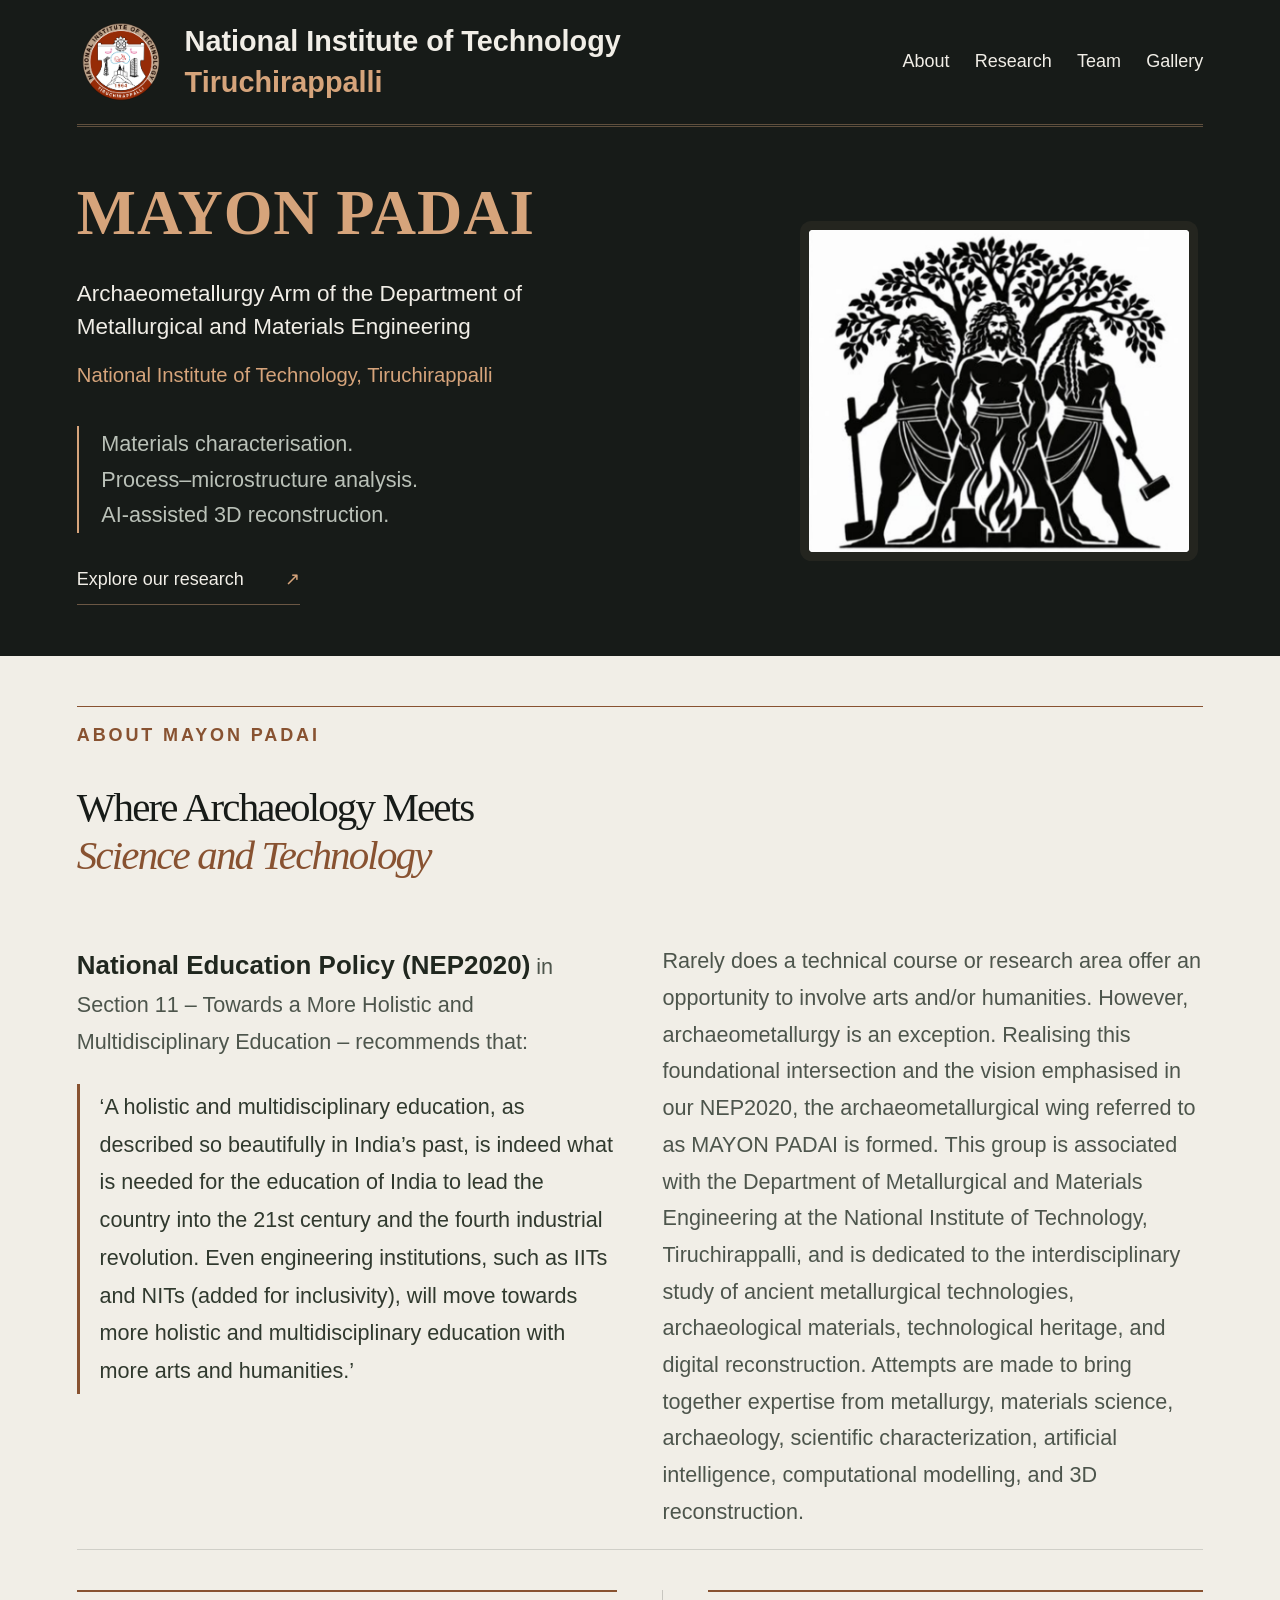
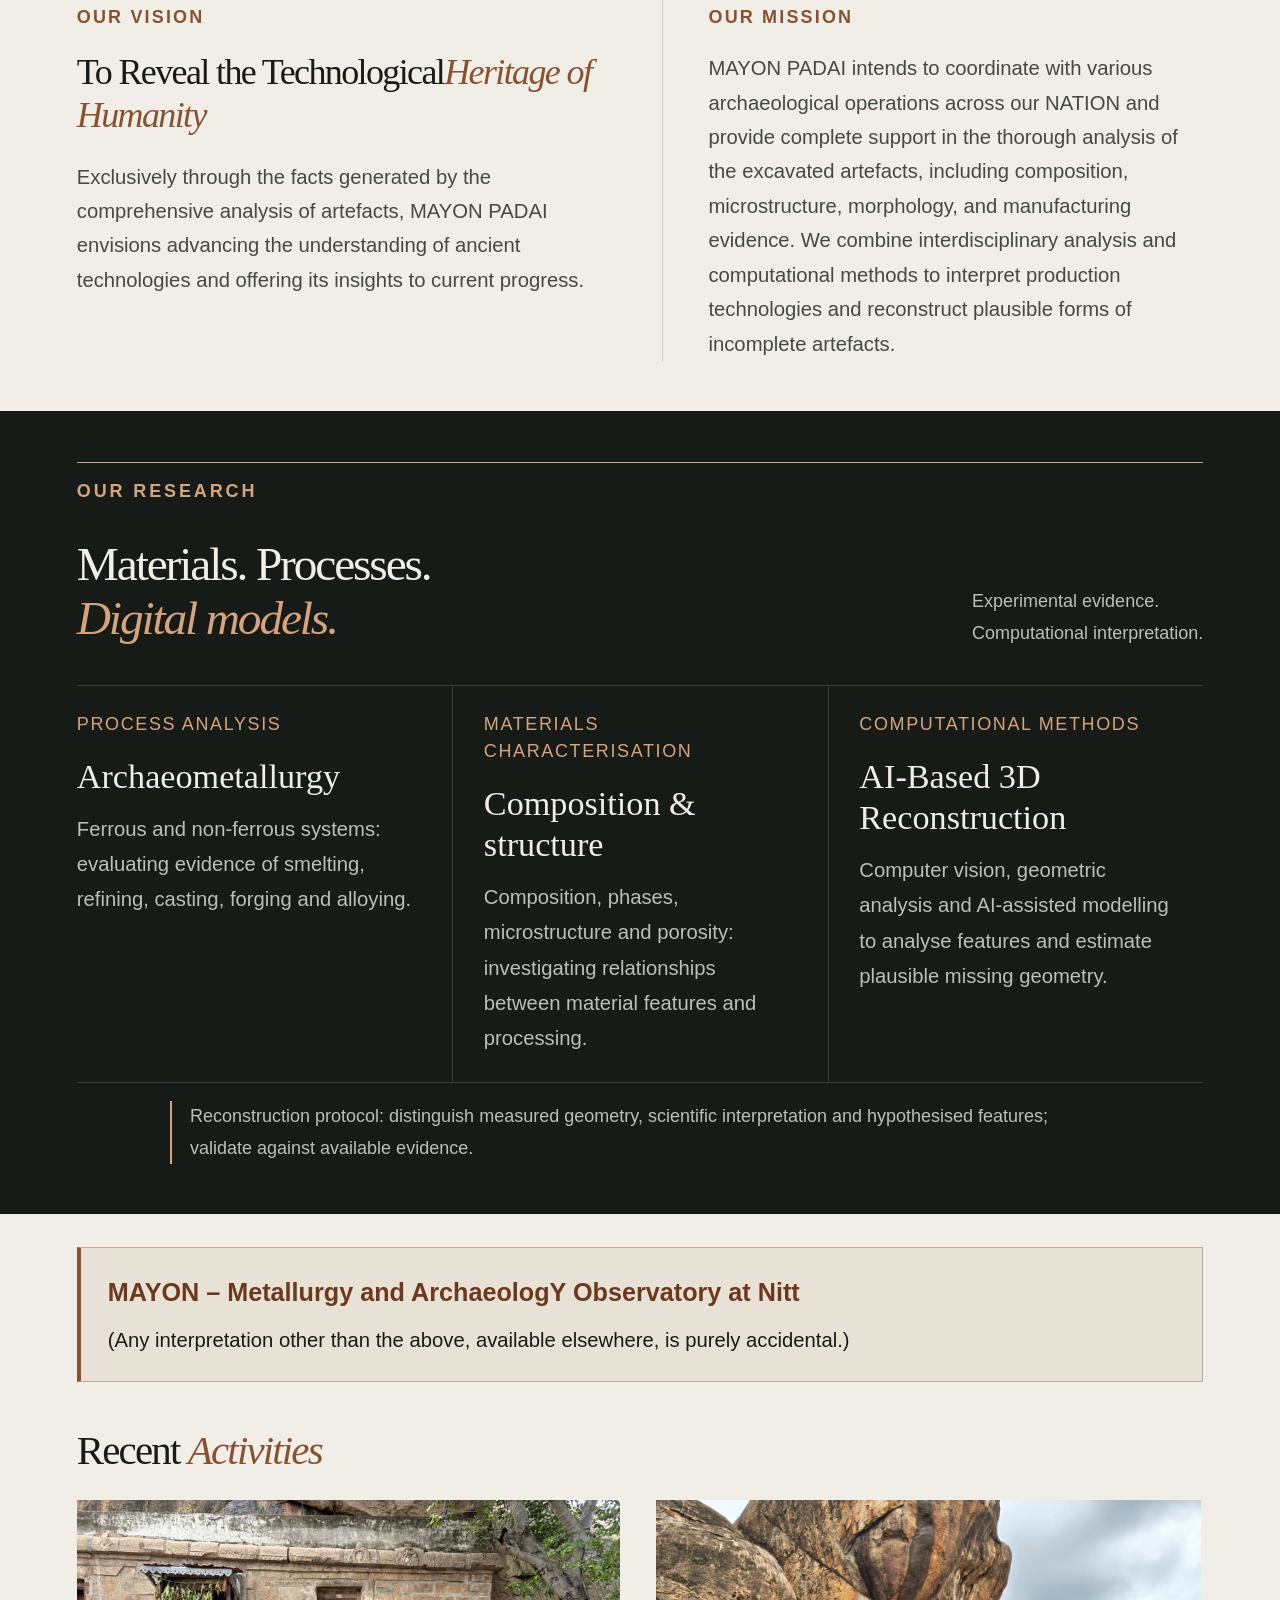
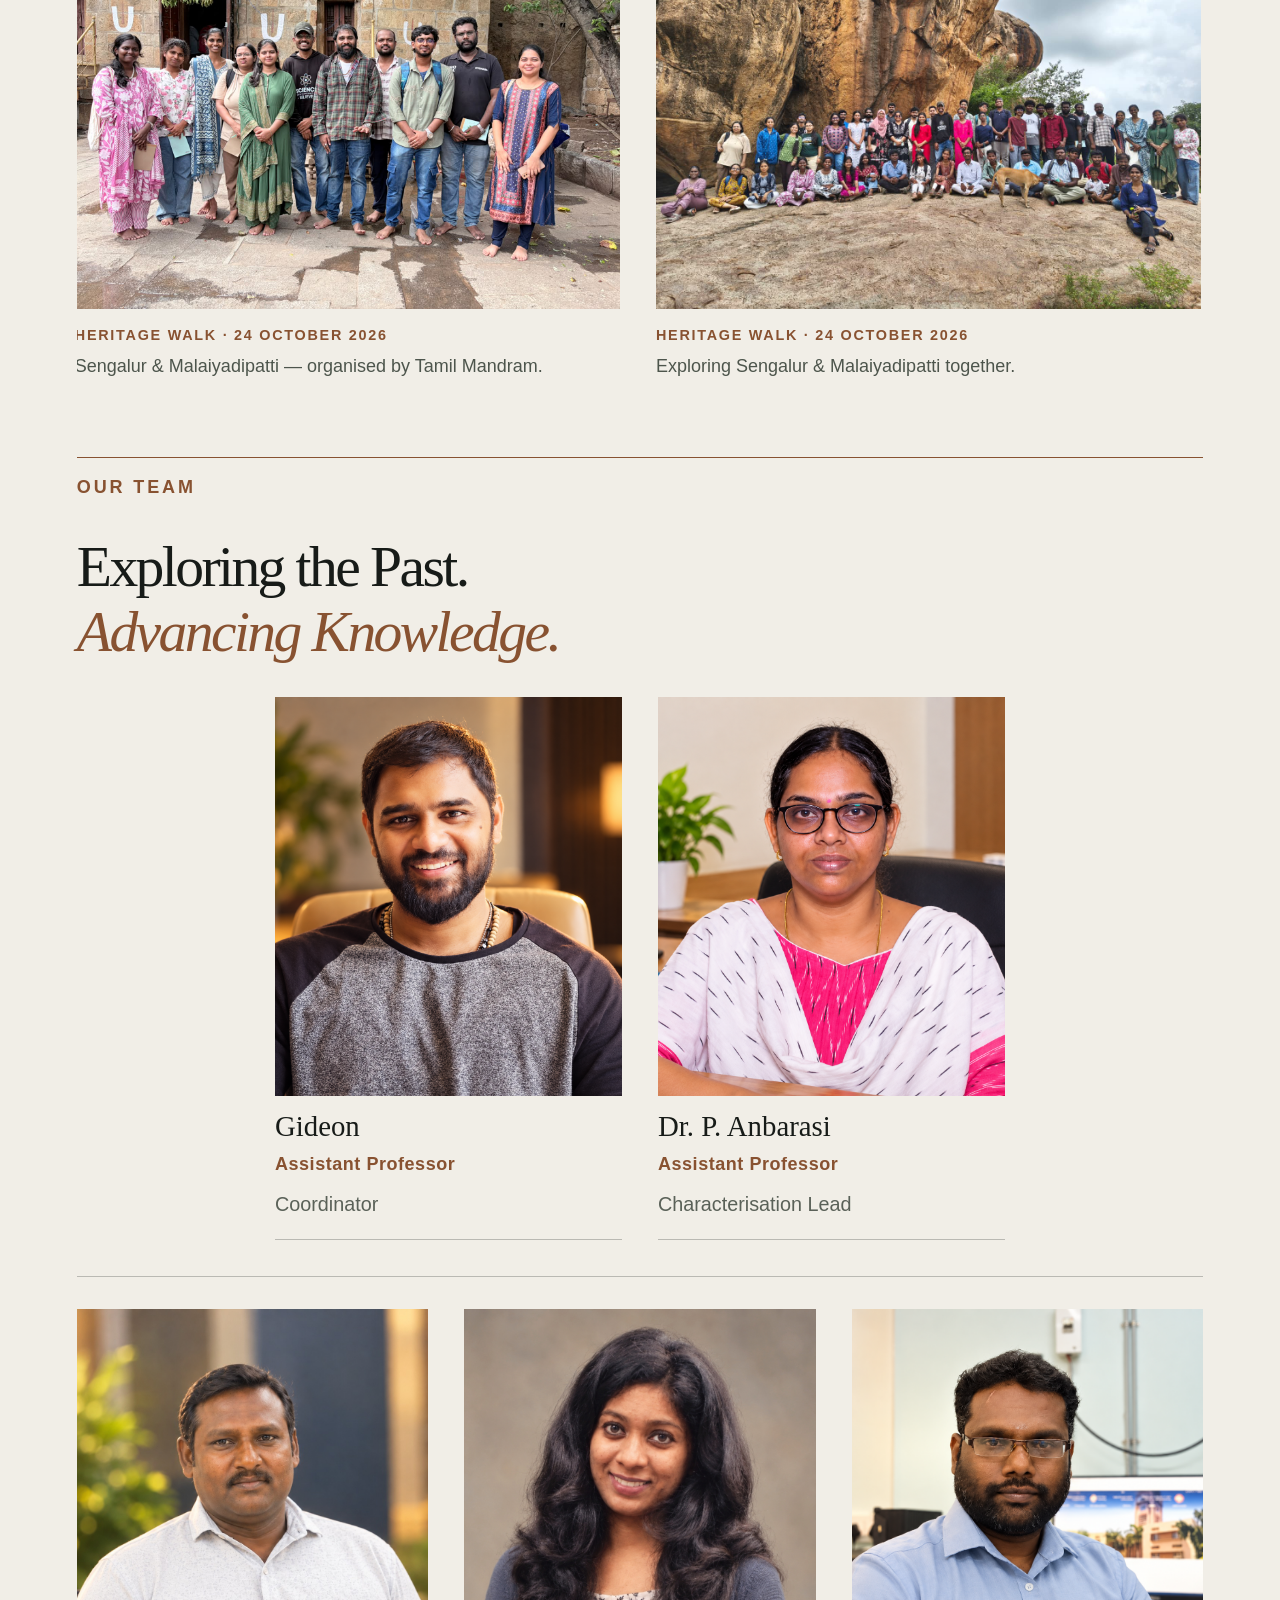
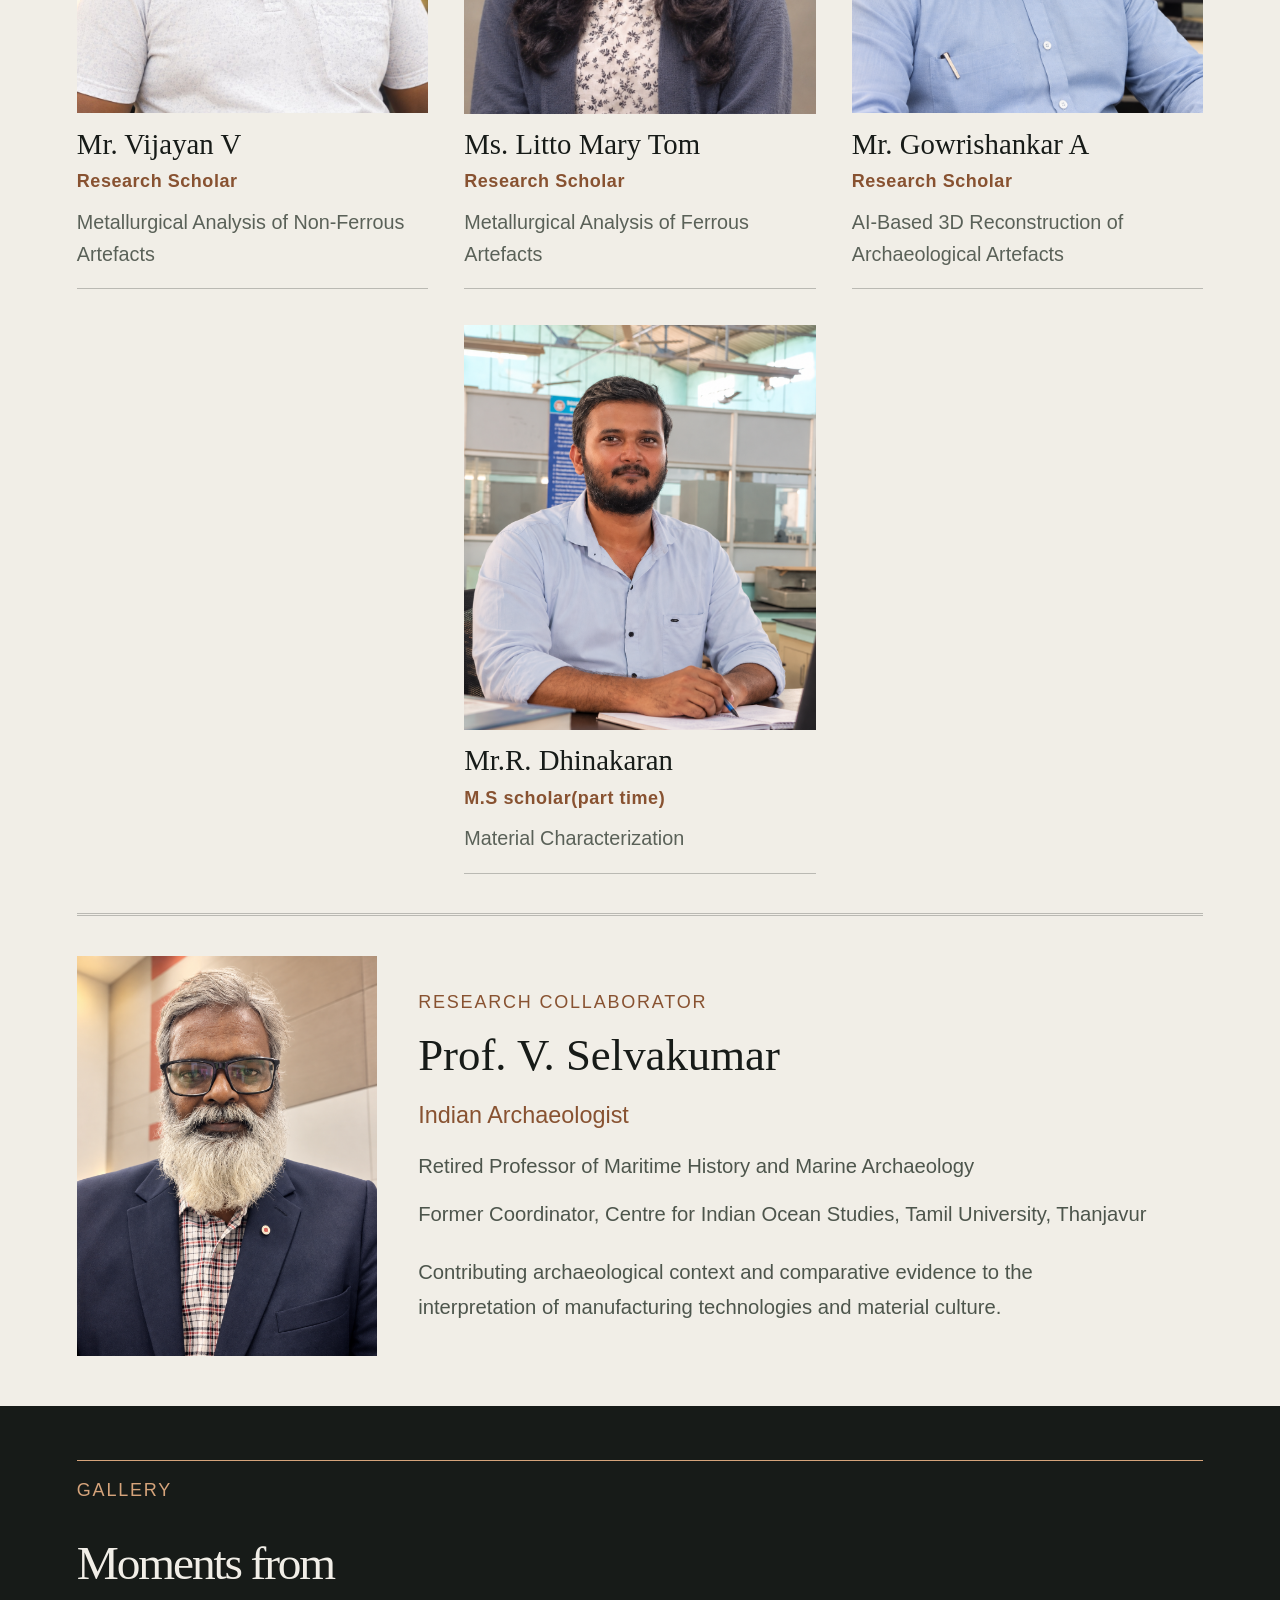
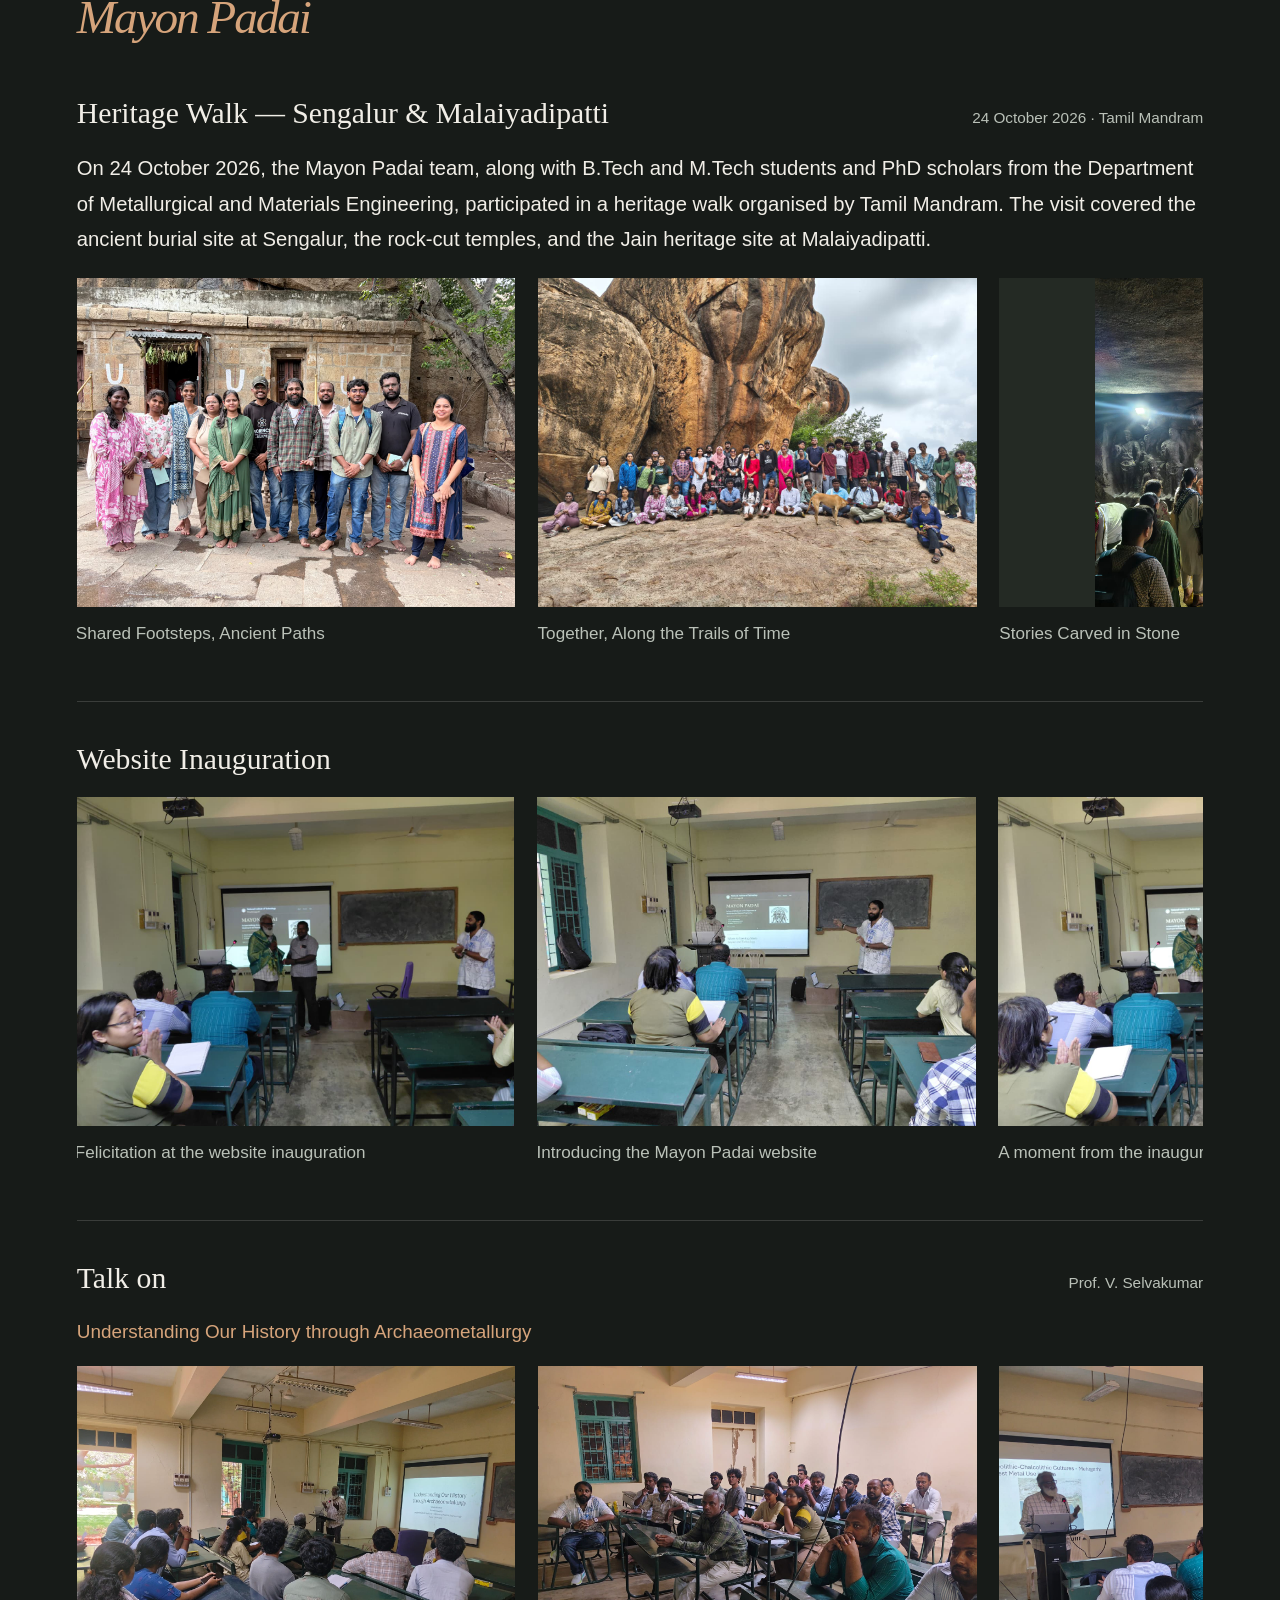
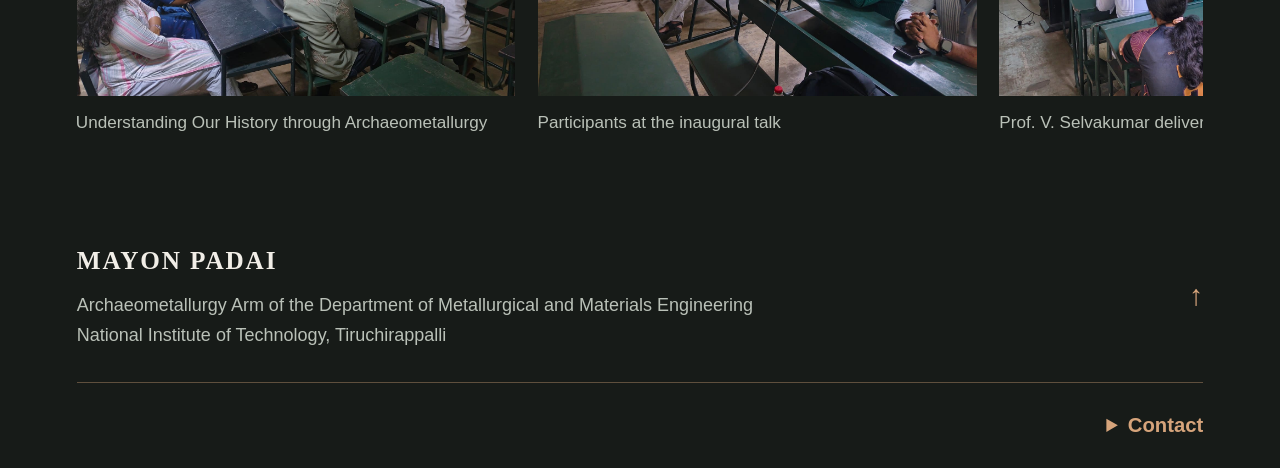
<file: index.html>
<!doctype html>
<html lang="en">
<head>
<meta charset="utf-8"><meta name="viewport" content="width=device-width, initial-scale=1"><meta name="theme-color" content="#171b18">
<title>Mayon Padai · National Institute of Technology, Tiruchirappalli</title>
<meta name="description" content="Mayon Padai, the Archaeometallurgy arm of Metallurgical and Materials Engineering at National Institute of Technology, Tiruchirappalli. Materials characterisation, process analysis and computational reconstruction.">
<link rel="icon" href="mayon_padai_gmail_dp.png"><link rel="stylesheet" href="styles.css?v=20261025-heritage">
</head>
<body>
<a class="skip" href="#main">Skip to content</a>
<header class="wrap"><div class="institution-brand"><img class="nit-logo" src="nit-trichy.png" alt="National Institute of Technology, Tiruchirappalli logo" width="3508" height="3498"><a class="institution-name" href="#home">National Institute of Technology<span>Tiruchirappalli</span></a></div><nav aria-label="Main navigation"><a href="#about">About</a><a href="#research">Research</a><a href="#team">Team</a><a href="#gallery">Gallery</a></nav></header>
<main id="main">
<section class="hero wrap" id="home"><div class="hero-copy"><p class="eyebrow">ARCHAEOMETALLURGY · MATERIALS · AI-BASED 3D RECONSTRUCTION</p><h1>MAYON PADAI</h1><p class="department">Archaeometallurgy Arm of the Department of<br>Metallurgical and Materials Engineering</p><p class="institution">National Institute of Technology, Tiruchirappalli</p><p class="intro">Materials characterisation.<br>Process–microstructure analysis.<br>AI-assisted 3D reconstruction.</p><a class="text-link" href="#research">Explore our research <span aria-hidden="true">↗</span></a></div><figure class="emblem"><div class="emblem-crop"><img src="mayon_padai_gmail_dp.png" alt="Mayon Padai emblem: three craftspeople beneath a tree beside a furnace" width="800" height="800"></div></figure></section>
<section class="about light" id="about" aria-labelledby="about-title"><div class="wrap section-grid"><div><p class="eyebrow">ABOUT MAYON PADAI</p><h2 id="about-title">Where Archaeology Meets<br><em>Science and Technology</em></h2></div><div><p><strong class="nep-highlight">National Education Policy (NEP2020)</strong> in Section 11 – Towards a More Holistic and Multidisciplinary Education – recommends that:</p><blockquote class="nep-quote">‘A holistic and multidisciplinary education, as described so beautifully in India’s past, is indeed what is needed for the education of India to lead the country into the 21st century and the fourth industrial revolution. Even engineering institutions, such as IITs and NITs (added for inclusivity), will move towards more holistic and multidisciplinary education with more arts and humanities.’</blockquote><p>Rarely does a technical course or research area offer an opportunity to involve arts and/or humanities. However, archaeometallurgy is an exception. Realising this foundational intersection and the vision emphasised in our NEP2020, the archaeometallurgical wing referred to as MAYON PADAI is formed. This group is associated with the Department of Metallurgical and Materials Engineering at the National Institute of Technology, Tiruchirappalli, and is dedicated to the interdisciplinary study of ancient metallurgical technologies, archaeological materials, technological heritage, and digital reconstruction. Attempts are made to bring together expertise from metallurgy, materials science, archaeology, scientific characterization, artificial intelligence, computational modelling, and 3D reconstruction.</p></div></div></section>
<section class="vision-mission light" id="vision-mission" aria-label="Our vision and mission"><div class="wrap vision-mission-grid"><article aria-labelledby="vision-title"><p class="eyebrow">OUR VISION</p><h2 id="vision-title">To Reveal the Technological<br><em>Heritage of Humanity</em></h2><div class="statement-copy"><p>Exclusively through the facts generated by the comprehensive analysis of artefacts, MAYON PADAI envisions advancing the understanding of ancient technologies and offering its insights to current progress.</p></div></article><article aria-labelledby="mission-title"><h2 class="eyebrow" id="mission-title">OUR MISSION</h2><div class="statement-copy"><p>MAYON PADAI intends to coordinate with various archaeological operations across our NATION and provide complete support in the thorough analysis of the excavated artefacts, including composition, microstructure, morphology, and manufacturing evidence. We combine interdisciplinary analysis and computational methods to interpret production technologies and reconstruct plausible forms of incomplete artefacts.</p></div></article></div></section><section class="research wrap" id="research"><p class="eyebrow">OUR RESEARCH</p><div class="section-heading"><h2>Materials. Processes.<br><em>Digital models.</em></h2><p>Experimental evidence.<br>Computational interpretation.</p></div><div class="research-grid"><article><p class="field-label">PROCESS ANALYSIS</p><h3>Archaeometallurgy</h3><p>Ferrous and non-ferrous systems: evaluating evidence of smelting, refining, casting, forging and alloying.</p></article><article><p class="field-label">MATERIALS CHARACTERISATION</p><h3>Composition & structure</h3><p>Composition, phases, microstructure and porosity: investigating relationships between material features and processing.</p></article><article><p class="field-label">COMPUTATIONAL METHODS</p><h3>AI-Based 3D Reconstruction</h3><p>Computer vision, geometric analysis and AI-assisted modelling to analyse features and estimate plausible missing geometry.</p></article></div><p class="research-note">Reconstruction protocol: distinguish measured geometry, scientific interpretation and hypothesised features; validate against available evidence.</p></section>
<aside class="mayon-note light"><div class="wrap"><p class="mayon-expansion">MAYON – Metallurgy and ArchaeologY Observatory at Nitt</p><p>(Any interpretation other than the above, available elsewhere, is purely accidental.)</p></div></aside>
<section class="event-feature light" id="activities" aria-labelledby="activities-title"><div class="wrap"><h2 id="activities-title">Recent <em>Activities</em></h2></div><div class="wrap event-feature-grid" tabindex="0" role="region" aria-label="Recent activities photographs">
<figure><a href="#heritage-walk-gallery"><img src="heritage-walk-07.jpeg" alt="A group photograph during the temple visit" loading="lazy" width="1600" height="1200"></a><figcaption><span>HERITAGE WALK · 24 OCTOBER 2026</span>Sengalur &amp; Malaiyadipatti — organised by Tamil Mandram.</figcaption></figure>
<figure><a href="#heritage-walk-gallery"><img src="heritage-walk-01.jpeg" alt="Participants gathered beside a rock formation during the heritage walk" loading="lazy" width="1280" height="960"></a><figcaption><span>HERITAGE WALK · 24 OCTOBER 2026</span>Exploring Sengalur &amp; Malaiyadipatti together.</figcaption></figure>
<figure><a href="#heritage-walk-gallery"><img src="heritage-walk-03.jpeg" alt="Rock-cut temple visited during the heritage walk" loading="lazy" width="1280" height="960"></a><figcaption><span>ROCK-CUT TEMPLES</span>A visit to Malaiyadipatti’s architectural heritage.</figcaption></figure>
<figure><a href="#gallery"><img src="event-06.jpeg" alt="Faculty and scholars gathered for the Mayon Padai website inauguration" loading="lazy" width="1280" height="960"></a><figcaption><span>WEBSITE INAUGURATION</span>Bringing our interdisciplinary work together.</figcaption></figure>
<figure><a href="#gallery"><img src="event-07.jpeg" alt="Prof. V. Selvakumar presenting the inaugural archaeometallurgy talk" loading="lazy" width="1599" height="1200"></a><figcaption><span>TALK ON</span>Understanding Our History through Archaeometallurgy.</figcaption></figure></div></section><section class="team light" id="team"><div class="wrap"><p class="eyebrow">OUR TEAM</p><h2>Exploring the Past.<br><em>Advancing Knowledge.</em></h2><div class="team-grid faculty-grid">
<article class="person"><img src="gideon.png" alt="Gideon" width="1254" height="1254" loading="lazy"><h3>Gideon</h3><p class="position">Assistant Professor</p><p>Coordinator</p></article>
<article class="person"><img src="anbarasi.png" alt="Dr. P. Anbarasi" width="1316" height="1195" loading="lazy"><h3>Dr. P. Anbarasi</h3><p class="position">Assistant Professor</p><p>Characterisation Lead</p></article>
</div><div class="team-grid scholars-grid"><article class="person"><img src="vijayan.jpeg" alt="Mr. Vijayan V" width="1448" height="1086" loading="lazy"><h3>Mr. Vijayan V</h3><p class="position">Research Scholar</p><p>Metallurgical Analysis of Non-Ferrous Artefacts</p></article>
<article class="person mary"><img src="litto.jpeg" alt="Ms. Litto Mary Tom" width="1404" height="1120" loading="lazy"><h3>Ms. Litto Mary Tom</h3><p class="position">Research Scholar</p><p>Metallurgical Analysis of Ferrous Artefacts</p></article>
<article class="person"><img src="gowri.png" alt="Mr. Gowrishankar A" width="1448" height="1086" loading="lazy"><h3>Mr. Gowrishankar A</h3><p class="position">Research Scholar</p><p>AI-Based 3D Reconstruction of Archaeological Artefacts</p></article><article class="person dhinakaran"><img src="DINAKARAN.png" alt="Mr.R. Dhinakaran" width="1087" height="1447" loading="lazy"><h3>Mr.R. Dhinakaran</h3><p class="position">M.S scholar(part time)</p><p>Material Characterization</p></article></div><div class="collaborator"><img src="dr.selvakumar.png" alt="Prof. V. Selvakumar" width="1086" height="1448" loading="lazy"><div><p class="eyebrow">RESEARCH COLLABORATOR</p><h3>Prof. V. Selvakumar</h3><p class="collaborator-role">Indian Archaeologist</p><p>Retired Professor of Maritime History and Marine Archaeology</p><p class="small">Former Coordinator, Centre for Indian Ocean Studies, Tamil University, Thanjavur</p><p class="collaborator-summary">Contributing archaeological context and comparative evidence to the interpretation of manufacturing technologies and material culture.</p></div></div></div></section>
<section class="gallery wrap" id="gallery" aria-labelledby="gallery-title">
<p class="eyebrow">GALLERY</p><div class="section-heading"><h2 id="gallery-title">Moments from<br><em>Mayon Padai</em></h2></div><div class="gallery-group" id="heritage-walk-gallery"><div class="gallery-heading"><h3>Heritage Walk — Sengalur &amp; Malaiyadipatti</h3><span><time datetime="2026-10-24">24 October 2026</time> · Tamil Mandram</span></div><p>On 24 October 2026, the Mayon Padai team, along with B.Tech and M.Tech students and PhD scholars from the Department of Metallurgical and Materials Engineering, participated in a heritage walk organised by Tamil Mandram. The visit covered the ancient burial site at Sengalur, the rock-cut temples, and the Jain heritage site at Malaiyadipatti.</p><div class="gallery-rail" tabindex="0" role="region" aria-label="Heritage walk photographs"><figure class="gallery-card"><a href="heritage-walk-07.jpeg" target="_blank" rel="noopener" aria-label="View full photo: A group photograph during the temple visit"><img src="heritage-walk-07.jpeg" alt="A group photograph during the temple visit" loading="lazy" width="1600" height="1200"></a><figcaption>Shared Footsteps, Ancient Paths</figcaption></figure><figure class="gallery-card"><a href="heritage-walk-01.jpeg" target="_blank" rel="noopener" aria-label="View full photo: Participants together during the heritage walk"><img src="heritage-walk-01.jpeg" alt="Participants together during the heritage walk" loading="lazy" width="1280" height="960"></a><figcaption>Together, Along the Trails of Time</figcaption></figure><figure class="gallery-card"><a href="heritage-walk-02.jpeg" target="_blank" rel="noopener" aria-label="View full photo: Exploring the sculptural details inside the rock-cut temple"><img src="heritage-walk-02.jpeg" alt="Exploring the sculptural details inside the rock-cut temple" loading="lazy" width="960" height="1280"></a><figcaption>Stories Carved in Stone</figcaption></figure><figure class="gallery-card"><a href="heritage-walk-03.jpeg" target="_blank" rel="noopener" aria-label="View full photo: Rock-cut temple visited during the heritage walk"><img src="heritage-walk-03.jpeg" alt="Rock-cut temple visited during the heritage walk" loading="lazy" width="1280" height="960"></a><figcaption>Through the Doorways of the Past</figcaption></figure><figure class="gallery-card"><a href="heritage-walk-04.jpeg" target="_blank" rel="noopener" aria-label="View full photo: Jain cave visited during the heritage walk"><img src="heritage-walk-04.jpeg" alt="Jain cave visited during the heritage walk" loading="lazy" width="1280" height="960"></a><figcaption>Jain Cave — A Quiet Echo of the Past</figcaption></figure><figure class="gallery-card"><a href="heritage-walk-05.jpeg" target="_blank" rel="noopener" aria-label="View full photo: Pottery remains observed during the heritage walk"><img src="heritage-walk-05.jpeg" alt="Pottery remains observed during the heritage walk" loading="lazy" width="1280" height="577"></a><figcaption>Fragments of Clay, Traces of Time</figcaption></figure><figure class="gallery-card"><a href="heritage-walk-06.jpeg" target="_blank" rel="noopener" aria-label="View full photo: Exploring the rocky landscape"><img src="heritage-walk-06.jpeg" alt="Exploring the rocky landscape" loading="lazy" width="520" height="1156"></a><figcaption>Beneath the Timeless Rocks</figcaption></figure><figure class="gallery-card"><a href="heritage-walk-08.jpeg" target="_blank" rel="noopener" aria-label="View full photo: Stone sculpture observed during the heritage walk"><img src="heritage-walk-08.jpeg" alt="Stone sculpture observed during the heritage walk" loading="lazy" width="960" height="1280"></a><figcaption>A Figure in Stone, An Echo of Time</figcaption></figure><figure class="gallery-card"><a href="heritage-walk-09.jpeg" target="_blank" rel="noopener" aria-label="View full photo: Participants walking along a path during the heritage visit"><img src="heritage-walk-09.jpeg" alt="Participants walking along a path during the heritage visit" loading="lazy" width="960" height="1280"></a><figcaption>Following the Footsteps of the Past</figcaption></figure></div></div>
<div class="gallery-group"><div class="gallery-heading"><h3>Website Inauguration</h3></div><div class="gallery-rail" tabindex="0" role="region" aria-label="Website inauguration photographs"><figure class="gallery-card"><a href="event-01.jpeg" target="_blank" rel="noopener" aria-label="View full photo: Felicitation at the website inauguration"><img src="event-01.jpeg" alt="Felicitation at the website inauguration" loading="lazy" width="1280" height="960"></a><figcaption>Felicitation at the website inauguration</figcaption></figure>
<figure class="gallery-card"><a href="event-02.jpeg" target="_blank" rel="noopener" aria-label="View full photo: Introducing the Mayon Padai website"><img src="event-02.jpeg" alt="Introducing the Mayon Padai website" loading="lazy" width="1280" height="960"></a><figcaption>Introducing the Mayon Padai website</figcaption></figure>
<figure class="gallery-card"><a href="event-03.jpeg" target="_blank" rel="noopener" aria-label="View full photo: A moment from the inauguration"><img src="event-03.jpeg" alt="A moment from the inauguration" loading="lazy" width="1280" height="960"></a><figcaption>A moment from the inauguration</figcaption></figure>
<figure class="gallery-card"><a href="event-04.jpeg" target="_blank" rel="noopener" aria-label="View full photo: Opening address and gathering"><img src="event-04.jpeg" alt="Opening address and gathering" loading="lazy" width="1280" height="960"></a><figcaption>Opening address and gathering</figcaption></figure>
<figure class="gallery-card"><a href="event-05.jpeg" target="_blank" rel="noopener" aria-label="View full photo: The website launch"><img src="event-05.jpeg" alt="The website launch" loading="lazy" width="1280" height="960"></a><figcaption>The website launch</figcaption></figure>
<figure class="gallery-card"><a href="event-06.jpeg" target="_blank" rel="noopener" aria-label="View full photo: Faculty and scholars at the inauguration"><img src="event-06.jpeg" alt="Faculty and scholars at the inauguration" loading="lazy" width="1280" height="960"></a><figcaption>Faculty and scholars at the inauguration</figcaption></figure></div></div>
<div class="gallery-group"><div class="gallery-heading"><h3>Talk on</h3><span>Prof. V. Selvakumar</span></div><p class="talk-title">Understanding Our History through Archaeometallurgy</p><div class="gallery-rail" tabindex="0" role="region" aria-label="Inaugural talk photographs"><figure class="gallery-card"><a href="event-07.jpeg" target="_blank" rel="noopener" aria-label="View full photo: Understanding Our History through Archaeometallurgy"><img src="event-07.jpeg" alt="Understanding Our History through Archaeometallurgy" loading="lazy" width="1280" height="960"></a><figcaption>Understanding Our History through Archaeometallurgy</figcaption></figure>
<figure class="gallery-card"><a href="event-08.jpeg" target="_blank" rel="noopener" aria-label="View full photo: Participants at the inaugural talk"><img src="event-08.jpeg" alt="Participants at the inaugural talk" loading="lazy" width="1280" height="960"></a><figcaption>Participants at the inaugural talk</figcaption></figure>
<figure class="gallery-card"><a href="event-09.jpeg" target="_blank" rel="noopener" aria-label="View full photo: Prof. V. Selvakumar delivering the talk"><img src="event-09.jpeg" alt="Prof. V. Selvakumar delivering the talk" loading="lazy" width="1280" height="960"></a><figcaption>Prof. V. Selvakumar delivering the talk</figcaption></figure>
<figure class="gallery-card"><a href="event-10.jpeg" target="_blank" rel="noopener" aria-label="View full photo: Discussion on early metallurgy"><img src="event-10.jpeg" alt="Discussion on early metallurgy" loading="lazy" width="1280" height="960"></a><figcaption>Discussion on early metallurgy</figcaption></figure></div></div>
</section></main>
<footer class="wrap"><div class="footer-affiliation"><a class="brand" href="#home">MAYON PADAI</a><p>Archaeometallurgy Arm of the Department of Metallurgical and Materials Engineering<br>National Institute of Technology, Tiruchirappalli</p></div><a class="top" href="#home" aria-label="Back to top">↑</a></footer>
<section class="contact wrap" id="contact" aria-label="Contact information"><details class="contact-disclosure"><summary>Contact</summary><div class="contact-panel"><address>National Institute of Technology<br>Department of Metallurgical and Materials Engineering<br>Tiruchirappalli – 620015<br>Tamil Nadu, India</address><div class="contact-links"><a href="mailto:mayonpadai@gmail.com">mayonpadai@gmail.com</a><div class="contact-phones"><a href="tel:+919787367514">97873 67514</a><a href="tel:+919789173777">97891 73777</a></div></div></div></details></section>
<script>(() => {
  const reduced = window.matchMedia('(prefers-reduced-motion: reduce)');
  document.querySelectorAll('.gallery-rail, .event-feature-grid').forEach(rail => {

    let paused = false;
    let hovering = false;
    let focused = false;
    let touching = false;
    let visible = false;
    let delayUntil = 0;
    let previous = 0;
    let atEndSince = 0;
    rail.addEventListener('mouseenter', () => { hovering = true; });
    rail.addEventListener('mouseleave', () => { hovering = false; });
    rail.addEventListener('focusin', () => { focused = true; });
    rail.addEventListener('focusout', () => { focused = rail.contains(document.activeElement); });
    rail.addEventListener('pointerdown', () => { touching = true; });
    window.addEventListener('pointerup', () => { touching = false; });
    rail.addEventListener('pointercancel', () => { touching = false; });
    rail.addEventListener('wheel', () => { delayUntil = performance.now() + 4000; }, { passive: true });
    new IntersectionObserver(entries => { visible = entries[0].isIntersecting; }).observe(rail);
    const step = now => {
      const delta = previous ? Math.min(now - previous, 50) : 0;
      previous = now;
      if (visible && !document.hidden && !reduced.matches && !paused && !hovering && !focused && !touching && now > delayUntil) {
        const end = rail.scrollWidth - rail.clientWidth;
        if (end > 0 && rail.scrollLeft >= end - 2) {
          atEndSince ||= now;
          if (now - atEndSince > 2200) { rail.scrollLeft = 0; atEndSince = 0; delayUntil = now + 1800; }
        } else { rail.scrollLeft += delta * 0.035; atEndSince = 0; }
      }
      requestAnimationFrame(step);
    };

    requestAnimationFrame(step);
  });
})();
</script></body></html>
</file>
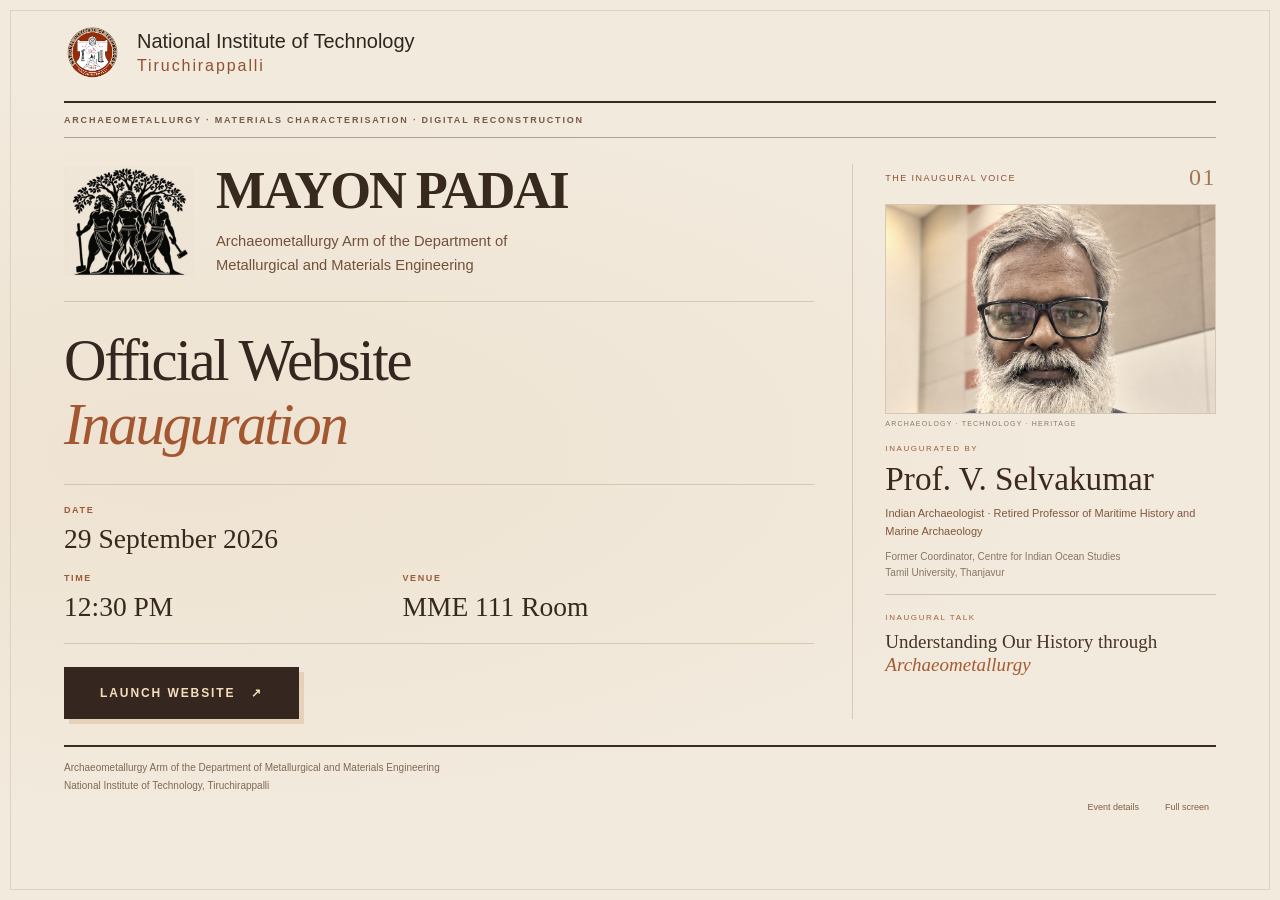
<file: launch.html>
<!doctype html>
<html lang="en"><head><meta charset="utf-8"><meta name="viewport" content="width=device-width,initial-scale=1"><title>Mayon Padai | Official Website Inauguration</title><style>
:root{color-scheme:dark;--gold:#dab18a;--paper:#f3eadc}*{box-sizing:border-box}body{margin:0;background:#121c18;color:var(--paper);font-family:Segoe UI,Arial,sans-serif}button,input{font:inherit}button{cursor:pointer}main{min-height:100svh;display:flex;flex-direction:column;align-items:center;text-align:center;padding:35px 24px 26px;background:radial-gradient(ellipse at 50% 48%,#34463888,transparent 65%);overflow:hidden;position:relative}main:before{content:'';position:absolute;inset:18px;border:1px solid #dab18a40;pointer-events:none}.institution{display:flex;align-items:center;gap:16px;font-size:clamp(14px,1.7vw,22px);text-align:left;line-height:1.4}.institution img{width:66px;height:66px;object-fit:contain}.institution span{display:block;color:var(--gold);font-size:.8em;letter-spacing:.08em}.centre{flex:1;display:flex;align-items:center;flex-direction:column;justify-content:center;padding:30px 0;max-width:950px}.eyebrow{font-size:11px;letter-spacing:.32em;text-transform:uppercase;color:var(--gold);margin:0 0 24px}.seal{width:128px;height:109px;overflow:hidden;background:white;border:1px solid var(--gold);box-shadow:0 0 0 7px #dab18a0d;margin-bottom:24px}.seal img{width:100%;display:block}h1{font-family:Georgia,serif;font-size:clamp(44px,7.5vw,94px);font-weight:400;letter-spacing:.08em;margin:0;color:var(--gold)}.subtitle{font-family:Georgia,serif;font-size:clamp(20px,2.8vw,34px);font-weight:400;margin:15px 0 25px}.rule{width:80px;height:1px;background:var(--gold);margin-bottom:22px}.guest-label{font-size:10px;letter-spacing:.24em;text-transform:uppercase;color:#c0c6be}.guest-name{font-family:Georgia,serif;font-size:clamp(24px,3vw,38px);margin:8px 0}.designation{font-size:15px;color:#c0c6be;margin:0;max-width:650px}.venue{font-size:12px;color:#bcc6b8;margin:0}.date{font-size:12px;letter-spacing:.12em;color:var(--gold);margin:18px 0}.launch{margin-top:25px;padding:18px 45px;background:var(--gold);border:1px solid var(--gold);color:#18221b;font-size:12px;font-weight:700;letter-spacing:.2em;text-transform:uppercase;box-shadow:0 7px 36px #0004;transition:background .2s,transform .2s}.launch:hover{background:#f0d0af;transform:translateY(-2px)}button:focus-visible,a:focus-visible{outline:3px solid white;outline-offset:5px}footer{font-size:11px;color:#aab5aa;line-height:1.8;max-width:750px}.controls{display:flex;gap:20px;margin-top:12px}.controls button{background:none;border:0;color:#b7bcaf;font-size:11px;padding:7px}.overlay{position:fixed;inset:0;z-index:10;display:grid;place-items:center;background:#101a15;overflow:hidden}.overlay[hidden]{display:none}.parchment{position:absolute;top:0;bottom:0;width:50.2%;background:radial-gradient(ellipse at center,#e5d1ae,#bfa075);transition:transform 1.8s cubic-bezier(.65,0,.25,1);box-shadow:0 0 55px #0008}.left{left:0;border-right:7px solid #866340}.right{right:0;border-left:7px solid #866340}.left:after,.right:after{content:'';position:absolute;inset:35px;border:1px solid #72512a66}.reveal .left{transform:translateX(-105%)}.reveal .right{transform:translateX(105%)}.count{position:relative;z-index:2;color:#302c22;font:clamp(85px,15vw,170px) Georgia,serif}.reveal .count{display:none}.welcome{text-align:center;padding:30px;max-width:850px}.welcome h2{font:clamp(40px,7vw,84px) Georgia,serif;color:var(--gold);margin:20px 0}.welcome p{color:#c3cbbf;line-height:1.8}.welcome a{display:inline-block;margin-top:20px;background:var(--gold);color:#152119;padding:17px 30px;text-decoration:none;letter-spacing:.13em;font-size:12px;text-transform:uppercase}.welcome button{display:block;margin:25px auto 0;background:none;border:0;color:#aab5aa}.ready{opacity:0;transition:opacity .7s}.reveal .ready{opacity:1}dialog{border:1px solid #dab18a60;background:#1c2922;color:var(--paper);width:min(480px,90vw);padding:28px}dialog::backdrop{background:#000b}dialog h2{font:28px Georgia,serif;margin-top:0}label{display:block;font-size:13px;margin:17px 0 6px}input{width:100%;padding:12px;background:#111b16;border:1px solid #ffffff30;color:white}dialog p{font-size:12px;color:#b7c0b5;line-height:1.6}.actions{display:flex;justify-content:flex-end;gap:14px;margin-top:22px}.actions button{padding:10px 18px;background:var(--gold);border:0;color:#17211a}.actions button:first-child{background:transparent;color:var(--paper)}@media(max-height:800px) and (min-width:700px){.centre{padding:16px 0}.seal{width:95px;height:80px;margin-bottom:15px}.eyebrow{margin-bottom:17px}.subtitle{margin:10px 0 18px}.launch{margin-top:16px}h1{font-size:70px}}@media(max-width:600px){main{padding:32px 28px}main:before{inset:12px}.institution img{width:48px;height:48px}.centre{padding:30px 0}.seal{width:100px;height:85px}.eyebrow{font-size:9px;line-height:1.8}.controls{gap:12px}}@media(prefers-reduced-motion:reduce){*,*:before{transition:none!important;scroll-behavior:auto!important}}
@media(max-height:800px) and (min-width:700px){main{padding:24px 24px 18px}.institution img{width:48px;height:48px}.centre{padding:12px 0}.seal{width:80px;height:68px;margin-bottom:12px}h1{font-size:58px}.subtitle{font-size:25px;margin:8px 0 13px}.rule{margin-bottom:13px}.guest-name{font-size:28px;margin:6px 0}.designation{font-size:13px}.date{margin:12px 0}.launch{padding:14px 35px;margin-top:15px}.controls{margin-top:6px}.eyebrow{margin-bottom:14px}}
/* Archaeometallurgy editorial edition. */
:root{--gold:#c48a5d;--paper:#f2eadd;color-scheme:light}body{background:#f2eadd;color:#35271f}main{display:block;text-align:left;padding:24px 5vw 16px;min-height:100svh;background:radial-gradient(ellipse at 15% 50%,#d8b88b24,transparent 60%),#f2eadd;overflow:visible}main:before{inset:10px;border-color:#916d4530}.institution{color:#30261e;font-size:20px;gap:16px}.institution img{width:57px;height:57px}.institution span{color:#925132;letter-spacing:.12em}.edition{display:flex;justify-content:space-between;border-top:2px solid #382c22;border-bottom:1px solid #382c2260;margin-top:20px;padding:10px 0;color:#735b47;font-size:9px;font-weight:600;letter-spacing:.2em;gap:15px}.editorial{display:grid;grid-template-columns:minmax(0,1.35fr) minmax(260px,.8fr);gap:5vw;max-width:1450px;margin:auto;padding:30px 0}.centre{position:relative;display:block;padding:0;max-width:none}.eyebrow{font-size:10px;letter-spacing:.28em;color:#925132;margin:0 0 21px}.seal{position:absolute;right:0;top:0;width:67px;height:57px;margin:0;box-shadow:none;border:0;mix-blend-mode:multiply;background:transparent}h1{font-size:clamp(46px,6.3vw,92px);font-weight:700;color:#38291f;letter-spacing:-.06em;line-height:.98;margin:34px 0 21px;max-width:800px}.subtitle{font-size:clamp(30px,4vw,59px);font-weight:400;line-height:1.06;letter-spacing:-.04em;margin:0 0 23px}.subtitle em{color:#a35731;font-weight:400}.ceremony-label{font-size:10px;letter-spacing:.17em;font-weight:700;color:#8e5031;margin:0 0 18px}.rule{width:55px;background:#9c623e;margin:0 0 17px}.intro-copy{font-size:14px;color:#776451;line-height:1.7;margin:0 0 21px}.date{font:21px Georgia,serif;color:#35271f;letter-spacing:0;margin:0 0 7px}.venue{font-size:11px;color:#8b654d;letter-spacing:.09em}.launch{background:#35271f;color:#f3debc;border:1px solid #35271f;padding:17px 29px;box-shadow:5px 5px 0 #c28a5940;margin-top:23px;font-size:11px;letter-spacing:.16em}.launch:hover{background:#9b5430;color:white;transform:translateY(-2px)}.speaker{border-left:1px solid #9f805550;padding-left:3vw;min-width:0}.speaker-kicker{font-size:9px;letter-spacing:.16em;color:#8e5031;display:flex;align-items:center;justify-content:space-between;margin-bottom:13px}.speaker-kicker span{font:24px Georgia,serif;color:#a27652}.portrait{margin:0 0 17px;position:relative}.portrait img{display:block;width:100%;height:clamp(180px,27vh,310px);object-fit:cover;object-position:center 29%;filter:sepia(.18) saturate(.75);border:1px solid #9b765150}.portrait figcaption{font-size:7px;letter-spacing:.17em;margin-top:6px;color:#8c7965}.guest-label{color:#95603c;font-size:8px;letter-spacing:.2em}.guest-name{font-size:clamp(24px,3vw,40px);color:#3c2a1e;margin:7px 0}.designation{font-size:11px;color:#80573c;line-height:1.6}.speaker-context{font-size:10px;line-height:1.6;color:#887763;margin:8px 0 0}.talk{border-top:1px solid #98795460;margin-top:13px;padding-top:11px}.talk>span{font-size:8px;letter-spacing:.2em;color:#9f623e}.talk p{font:19px/1.25 Georgia,serif;margin:6px 0 0;color:#493426}.talk em{color:#a45a33}footer{max-width:none;border-top:2px solid #3c2c22;padding-top:12px;font-size:9px;color:#806a56}.controls{justify-content:flex-end;margin-top:-27px;gap:12px}.controls button{color:#805e42;font-size:9px}.overlay{background:#291f18}.welcome{color:#f3eadc}.welcome .eyebrow{color:#c9956c}.welcome h2{color:#dcb28a}.welcome p{color:#e0d0ba}.welcome a{background:#d5ab80;color:#302218}.welcome button{color:#cbbba3}.parchment{background:repeating-linear-gradient(0deg,transparent 0,transparent 58px,#8e66331c 59px,transparent 60px),radial-gradient(ellipse at center,#ead9b9,#b89662)}dialog{background:#f2eadd;color:#38291f}dialog p{color:#7c6b58}input{background:#fffaf0;color:#38291f;border-color:#aa866260}.actions button:first-child{color:#38291f}button:focus-visible,a:focus-visible{outline-color:#ab673b}.welcome a:focus-visible{outline-color:white}
@media(min-width:1300px){.editorial{padding:40px 0}.portrait img{height:310px}.intro-copy{font-size:17px}.designation{font-size:14px}.speaker-context{font-size:12px}.talk p{font-size:24px}}
@media(max-width:650px){main{padding:26px 25px 18px}.institution{font-size:14px}.institution img{width:45px;height:45px}.edition{font-size:7px;letter-spacing:.08em;margin-top:16px}.editorial{grid-template-columns:1fr;gap:30px;padding:25px 0}.seal{width:57px;height:48px}h1{font-size:clamp(44px,11vw,70px);margin-top:40px}.subtitle{font-size:36px}.speaker{border-left:0;border-top:1px solid #9f805550;padding:20px 0 0}.portrait img{height:300px;object-position:center 28%}.guest-name{font-size:33px}.designation{font-size:13px}.speaker-context{font-size:12px}.talk p{font-size:23px}.controls{margin-top:8px;justify-content:flex-start}footer{font-size:9px}}
@media(min-width:651px) and (max-height:800px){.editorial{padding:22px 0}.seal{width:48px;height:41px;top:-5px}h1{margin-top:27px;margin-bottom:17px}.portrait img{height:170px;object-position:center 8%}.subtitle{margin-bottom:18px}.intro-copy{margin-bottom:16px}.speaker-context{margin-top:6px}.talk{margin-top:10px;padding-top:8px}.talk p{font-size:18px}.launch{margin-top:19px}.controls{margin-top:0}footer{padding-top:9px}}.portrait img{object-position:center 8%}
/* Ceremony-first hierarchy with a larger collective emblem. */
.edition{align-items:center;font-size:9px;line-height:1.6}.edition span:first-child{max-width:70%}.editorial{grid-template-columns:minmax(0,1.65fr) minmax(240px,.8fr);gap:3vw;padding:26px 0}.launch-identity{display:flex;align-items:center;gap:22px;padding-bottom:24px;border-bottom:1px solid #9f805550}.seal{position:static;flex:0 0 130px;width:130px;height:110px;margin:0;mix-blend-mode:multiply}.launch-identity>div:last-child{min-width:0}h1{font-size:clamp(32px,4.1vw,64px);letter-spacing:-.04em;margin:0 0 12px;line-height:1}.arm{font-size:clamp(12px,1.15vw,17px);line-height:1.65;color:#72513a;margin:0}.inauguration-title{font:clamp(38px,4.6vw,72px)/1.08 Georgia,serif;letter-spacing:-.04em;margin:27px 0}.inauguration-title em{color:#a35731;font-weight:400}.event-info{display:grid;grid-template-columns:1fr 1.3fr;gap:18px 22px;padding:20px 0;border-top:1px solid #9f805550;border-bottom:1px solid #9f805550}.event-date{grid-column:1/-1}.event-label{display:block;font-size:9px;letter-spacing:.18em;color:#9c5b37;font-weight:700;margin-bottom:7px}.date,.event-value{font:clamp(21px,2.15vw,32px)/1.2 Georgia,serif;color:#38291f;margin:0;letter-spacing:0}.launch{font-size:12px;padding:18px 35px;margin-top:23px}.speaker{padding-left:2.5vw}.portrait img{height:210px}.controls{margin-top:0}footer{font-size:10px}.guest-name{font-size:clamp(25px,2.6vw,39px)}
@media(min-width:1300px){.seal{flex-basis:165px;width:165px;height:140px}.portrait img{height:300px}.event-info{grid-template-columns:1.5fr 1fr 1.2fr}.event-date{grid-column:auto}}
@media(min-width:651px) and (max-height:800px){main{padding-top:20px}.edition{margin-top:15px}.editorial{padding:20px 0}.launch-identity{gap:16px;padding-bottom:17px}.seal{flex-basis:105px;width:105px;height:89px}h1{font-size:clamp(28px,4vw,56px);margin:0 0 9px}.arm{font-size:12px}.inauguration-title{font-size:clamp(35px,4.3vw,58px);margin:20px 0}.event-info{padding:15px 0;gap:12px 18px}.date,.event-value{font-size:23px}.event-label{margin-bottom:5px}.launch{padding:15px 29px;margin-top:18px}.portrait img{height:185px}.designation{font-size:11px}.speaker-context{font-size:10px}.talk p{font-size:18px}}
@media(max-width:650px){.edition{font-size:7px;gap:12px}.edition span:first-child{max-width:65%}.editorial{grid-template-columns:1fr;padding:23px 0;gap:28px}.launch-identity{flex-direction:column;align-items:flex-start;gap:20px}.seal{width:135px;height:114px;flex-basis:auto}.launch-identity h1{font-size:clamp(35px,10vw,55px)}.arm{font-size:14px}.arm br{display:none}.inauguration-title{font-size:clamp(35px,10vw,52px);margin:24px 0}.event-info{gap:20px}.date,.event-value{font-size:24px}.speaker{padding:22px 0 0}.portrait img{height:300px}.designation{font-size:13px}.speaker-context{font-size:12px}}
.edition span:first-child{max-width:none}</style></head><body>
<main><header class="institution"><img src="nit-trichy.png" alt="NIT Tiruchirappalli logo"><div>National Institute of Technology<span>Tiruchirappalli</span></div></header><div class="edition"><span>ARCHAEOMETALLURGY · MATERIALS CHARACTERISATION · DIGITAL RECONSTRUCTION</span></div><div class="editorial"><section class="centre"><div class="launch-identity"><div class="seal"><img src="mayon_padai_gmail_dp.png" alt="Mayon Padai emblem"></div><div><h1>MAYON PADAI</h1><p class="arm">Archaeometallurgy Arm of the Department of<br>Metallurgical and Materials Engineering</p></div></div><h2 class="inauguration-title">Official Website<br><em>Inauguration</em></h2><div class="event-info"><div class="event-date"><span class="event-label">DATE</span><p class="date" id="eventDate" hidden></p></div><div><span class="event-label">TIME</span><p class="event-value">12:30 PM</p></div><div><span class="event-label">VENUE</span><p class="event-value">MME 111 Room</p></div></div><button class="launch" id="launch">Launch Website &nbsp; ↗</button></section><aside class="speaker"><div class="speaker-kicker">THE INAUGURAL VOICE <span>01</span></div><figure class="portrait"><img src="dr.selvakumar.png" alt="Prof. V. Selvakumar, Indian Archaeologist"><figcaption>ARCHAEOLOGY · TECHNOLOGY · HERITAGE</figcaption></figure><div id="guest" hidden><div class="guest-label">Inaugurated by</div><p class="guest-name" id="guestName"></p><p class="designation" id="guestRole"></p></div><p class="speaker-context">Former Coordinator, Centre for Indian Ocean Studies<br>Tamil University, Thanjavur</p><div class="talk"><span>INAUGURAL TALK</span><p>Understanding Our History through <em>Archaeometallurgy</em></p></div></aside></div><footer>Archaeometallurgy Arm of the Department of Metallurgical and Materials Engineering<br>National Institute of Technology, Tiruchirappalli</footer><div class="controls"><button id="settings">Event details</button><button id="fullscreen">Full screen</button></div></main>
<div class="overlay" id="overlay" hidden><div class="welcome ready" id="welcome"><p class="eyebrow">Officially inaugurated</p><h2>Discover the past.<br>Inspire the future.</h2><p>The Mayon Padai website is now unveiled.</p><a href="./index.html" id="enter">Explore the Website ↗</a><button id="replay">Return to inauguration screen</button></div><div class="parchment left"></div><div class="parchment right"></div><div class="count" id="count" role="status" aria-live="polite"></div></div>
<dialog id="setup"><form id="form"><h2>Prepare the inauguration</h2><p>Enter the event details before the chief guest arrives. Empty fields stay hidden. Details are saved only in this browser.</p><label for="name">Chief guest name</label><input id="name" autocomplete="off" placeholder="Name of the chief guest"><label for="role">Designation / institution</label><input id="role" autocomplete="off" placeholder="Designation and institution"><label for="date">Event date</label><input id="date" type="date"><div class="actions"><button type="button" id="cancel">Cancel</button><button type="submit">Save details</button></div></form></dialog>
<script>
const $=id=>document.getElementById(id);const defaults={name:'Prof. V. Selvakumar',role:'Indian Archaeologist · Retired Professor of Maritime History and Marine Archaeology',date:'2026-09-29'};let timers=[];function showDetails(d){$('guestName').textContent=d.name||'';$('guestRole').textContent=d.role||'';$('guest').hidden=!(d.name||d.role);$('eventDate').hidden=!d.date;$('eventDate').textContent=d.date?new Date(d.date+'T12:00:00').toLocaleDateString('en-GB',{day:'numeric',month:'long',year:'numeric'}):'';for(const k of ['name','role','date'])$(k).value=d[k]||''}try{showDetails(JSON.parse(localStorage.getItem('mayon-inauguration')||'null')||defaults)}catch{showDetails(defaults)}$('settings').onclick=()=>$('setup').showModal();$('cancel').onclick=()=>$('setup').close();$('form').onsubmit=e=>{e.preventDefault();const d={name:$('name').value.trim(),role:$('role').value.trim(),date:$('date').value};showDetails(d);try{localStorage.setItem('mayon-inauguration',JSON.stringify(d))}catch{}$('setup').close()};$('fullscreen').onclick=async()=>{try{if(document.fullscreenElement)await document.exitFullscreen();else await document.documentElement.requestFullscreen()}catch{$('fullscreen').textContent='Use F11 for full screen'}};$('launch').onclick=()=>{$('launch').disabled=true;$('overlay').hidden=false;$('welcome').inert=true;$('count').textContent='3';timers.push(setTimeout(()=>$('count').textContent='2',1000),setTimeout(()=>$('count').textContent='1',2000),setTimeout(()=>{$('count').textContent='';$('overlay').classList.add('reveal');$('welcome').inert=false;timers.push(setTimeout(()=>$('enter').focus(),1900))},3000))};function reset(){timers.forEach(clearTimeout);timers=[];$('overlay').hidden=true;$('overlay').classList.remove('reveal');$('launch').disabled=false;$('launch').focus()}$('replay').onclick=reset;document.addEventListener('keydown',e=>{if(e.key==='Escape'&&!$('overlay').hidden)reset()});
</script></body></html>
</file>
<file: styles.css>
:root{color-scheme:dark;--bg:#171b18;--paper:#f1eee7;--copper:#d6a47b;--muted:#bac1b8;--line:#ffffff26;--serif:Georgia,'Times New Roman',serif}*{box-sizing:border-box}html{scroll-behavior:smooth}body{margin:0;background:var(--bg);color:var(--paper);font:1rem/1.75 'Segoe UI',Arial,sans-serif}a{color:inherit;text-decoration:none}a:focus-visible{outline:2px solid var(--copper);outline-offset:6px}.wrap{width:min(1280px,88%);margin:auto}header{display:flex;align-items:center;justify-content:space-between;gap:2rem;min-height:100px;border-bottom:1px solid var(--line)}.brand{font-size:1.125rem;font-weight:650;letter-spacing:.13em}.brand span{display:block;font-size:.75rem;letter-spacing:.14em;font-weight:400;color:var(--muted);margin-top:.2rem}nav{display:flex;gap:2.4rem;font-size:.9rem}nav a:hover,.text-link:hover{color:var(--copper)}h1,h2,h3,p,figure{margin-top:0}h1,h2{font-family:var(--serif);font-weight:400;letter-spacing:-.045em;line-height:1.13}h1{font-size:clamp(2.8rem,5.1vw,4.9rem);margin-bottom:1.5rem}h2{font-size:clamp(2.4rem,3.7vw,3.5rem);margin-bottom:1.8rem}em{color:var(--copper);font-weight:400}.eyebrow{font-size:.75rem;font-weight:500;letter-spacing:.13em;color:var(--copper);margin-bottom:1.7rem}.hero{display:grid;grid-template-columns:1.5fr 1fr;gap:5%;align-items:center;padding-top:5rem;padding-bottom:5rem}.intro{font-size:1.25rem;color:var(--muted);line-height:1.55}.affiliation{font-size:.875rem;color:var(--muted);margin:1.8rem 0}.affiliation strong{font-weight:400;color:var(--paper)}.text-link{display:inline-block;border-bottom:1px solid #d6a47b70;padding:.5rem 0;font-size:.9rem}.text-link span{margin-left:2rem;color:var(--copper)}.emblem{margin:0;text-align:center}.emblem img{display:block;width:100%;height:auto;max-width:380px;margin:auto;border-radius:50%;background:white;border:10px solid #d6a47b;box-shadow:0 0 0 1px #d6a47b50,0 0 0 15px #d6a47b08}.emblem figcaption{margin-top:2rem;font-size:.75rem;letter-spacing:.15em;color:var(--copper)}.light{background:var(--paper);color:var(--bg);color-scheme:light}.light em,.light .eyebrow{color:#885231}.about,.team{padding:4rem 0}.section-grid{display:grid;grid-template-columns:1fr 1.1fr;gap:8%}.section-grid>div:last-child{padding-top:2.7rem}.section-grid p:not(.eyebrow){color:#4d554c}.section-grid .body-lead{font-size:1.25rem;color:var(--bg)!important;line-height:1.6}.purpose{border-top:1px solid #171b1830;padding-top:1rem;margin-bottom:0;font-size:.95rem}.purpose strong{display:block;color:#885231;margin-bottom:.3rem}.research{padding-top:4rem;padding-bottom:4rem}.section-heading{display:flex;justify-content:space-between;align-items:end;gap:2rem}.section-heading>p{color:var(--muted);font-size:.95rem}.research-grid{display:grid;grid-template-columns:repeat(3,1fr);border-top:1px solid var(--line);border-bottom:1px solid var(--line);margin-top:1rem}.research-grid article{padding:1.8rem 1.7rem 1.8rem 0}.research-grid article+article{border-left:1px solid var(--line);padding-left:1.7rem}.number{color:var(--copper);font-size:.8rem}.research-grid h3{font:1.6rem/1.3 var(--serif);margin:1rem 0 .8rem}.research-grid p{color:var(--muted);margin:0}.journey{display:flex;flex-wrap:wrap;gap:.7rem 1.4rem;justify-content:center;font-size:.9rem;margin:2rem 0 1rem}.journey span{color:var(--copper)}.research-note{font-size:.875rem;color:var(--muted);text-align:center;margin:0}.team-grid{display:grid;grid-template-columns:repeat(5,minmax(0,1fr));gap:1.25rem;margin-top:2.2rem}.person img,.portrait-initials{width:100%;height:auto;aspect-ratio:4/5;object-fit:cover;object-position:center 30%;background:#d8d3c8}.portrait-initials{display:grid;place-items:center;font:3rem var(--serif);color:#885231}.person h3{font-size:1rem;font-weight:600;line-height:1.4;margin:.9rem 0 .25rem}.person p{font-size:.875rem;line-height:1.6;color:#5a6158;margin:0}.collaborator{display:flex;align-items:center;gap:1.7rem;border-top:1px solid #171b1826;margin-top:3rem;padding-top:2rem}.collaborator img{width:100px;height:125px;object-fit:cover;object-position:center 25%}.collaborator .eyebrow{margin-bottom:.6rem}.collaborator h3{font:1.6rem var(--serif);margin:0 0 .6rem}.collaborator p:not(.eyebrow){margin:0;color:#4d554c;font-size:.9rem}.collaborator .small{font-size:.8rem!important}footer{display:flex;align-items:center;justify-content:space-between;gap:2rem;padding-top:2.4rem;padding-bottom:2.4rem}footer p{font-size:.8rem;color:var(--muted);margin:.4rem 0 0}.top{font-size:1.6rem;color:var(--copper)}.skip{position:absolute;top:-100px;left:1rem;background:var(--paper);color:var(--bg);padding:.7rem;z-index:10}.skip:focus{top:1rem}::selection{background:var(--copper);color:var(--bg)}@media(max-width:900px){.hero{gap:4%;grid-template-columns:1.5fr 1fr}.hero .eyebrow{max-width:300px}.team-grid{grid-template-columns:repeat(3,minmax(0,1fr))}.section-grid{gap:5%}.emblem img{border-width:6px}.emblem figcaption{font-size:.75rem;letter-spacing:.04em}}@media(max-width:640px){header{min-height:110px;align-items:start;flex-direction:column;justify-content:center;gap:.8rem;padding:1rem 0}nav{gap:2rem}.brand span{font-size:.75rem}.hero{grid-template-columns:1fr;padding-top:2.7rem;padding-bottom:3rem;gap:2.5rem}h1{font-size:clamp(2.6rem,8.8vw,3.6rem)}.hero .eyebrow{max-width:none}.emblem img{max-width:230px}.emblem figcaption{margin-top:1.4rem}.section-grid{grid-template-columns:1fr;gap:0}.section-grid>div:last-child{padding-top:0}.about,.team{padding:3rem 0}.research{padding-top:3rem;padding-bottom:3rem}.section-heading>p{display:none}.research-grid{grid-template-columns:1fr}.research-grid article+article{border-left:0;border-top:1px solid var(--line);padding-left:0}.research-grid article{padding:1.4rem 0}.research-grid h3{margin:.5rem 0}.journey{gap:.4rem .7rem;justify-content:start}.research-note{text-align:left}.team-grid{grid-template-columns:repeat(2,minmax(0,1fr));gap:1.7rem 1rem}.collaborator{align-items:start;gap:1rem}.collaborator img{width:76px;height:100px}.collaborator h3{font-size:1.4rem}footer{align-items:start;flex-wrap:wrap;gap:1rem}footer>p{flex-basis:80%;order:2}.top{margin-left:auto}.affiliation br{display:none}.affiliation strong{display:block}}@media(prefers-reduced-motion:reduce){html{scroll-behavior:auto}}@media print{body,.light{background:white;color:black}.hero,.about,.team,.research{padding:1.5rem 0}.emblem img{max-width:180px}header nav,.text-link,.top{display:none}p{color:#333!important}.team-grid{break-inside:avoid}}
/* Larger type and a clearer academic hierarchy. */
body{font-size:1.125rem}.hero{grid-template-columns:minmax(0,1.65fr) minmax(0,1fr);gap:4%;padding-top:4rem;padding-bottom:4rem}h1{font-family:'Segoe UI',Arial,sans-serif;font-weight:650;font-size:clamp(3.1rem,6.5vw,6rem);line-height:1.08;letter-spacing:-.055em;margin-bottom:1.5rem}.department{font-size:clamp(1.25rem,1.7vw,1.65rem);line-height:1.5;margin-bottom:.8rem}.institution{color:var(--copper);font-size:1.125rem;margin-bottom:1.8rem}.intro{font-size:1.3rem;line-height:1.65}.eyebrow{font-size:.875rem;letter-spacing:.1em}.hero .eyebrow{display:none}.brand{font-size:1.4rem}.brand span{font-size:.875rem}nav,.text-link{font-size:1rem}.emblem-crop{width:100%;max-width:380px;aspect-ratio:800/678;margin:auto;overflow:hidden;background:white;border-radius:4px;box-shadow:0 0 0 9px #d6a47b12}.emblem .emblem-crop img{display:block;width:100%;max-width:none;height:auto;margin:0;border:0;border-radius:0;box-shadow:none}.emblem figcaption{font-size:.875rem;letter-spacing:.1em}.section-grid .body-lead{font-size:1.4rem}.purpose,.section-heading>p,.research-note,.journey{font-size:1rem}.research-grid h3{font-size:1.8rem}.team-group-heading{font-size:1.35rem;font-weight:600;margin:2rem 0 1.3rem;color:#885231}.team-grid{margin-top:0;gap:2.5rem}.faculty-grid{grid-template-columns:repeat(2,minmax(0,1fr));max-width:780px;margin-left:auto;margin-right:auto}.scholars-grid{grid-template-columns:repeat(3,minmax(0,1fr))}.scholars-heading{margin-top:3rem;border-top:1px solid #171b1826;padding-top:2rem}.person img{aspect-ratio:4/4.6}.person h3{font-size:1.35rem;margin-top:1rem}.person p{font-size:1.0625rem}.person .position{color:#885231;font-weight:600;margin-bottom:.25rem}.collaborator{margin-top:4rem;padding-top:3rem;gap:3rem;align-items:center}.collaborator img{width:clamp(210px,26vw,340px);height:auto;aspect-ratio:3/4;flex-shrink:0;object-fit:cover}.collaborator h3{font-size:clamp(2.1rem,3.5vw,3.3rem);line-height:1.2}.collaborator p:not(.eyebrow){font-size:1.125rem;margin-top:.7rem}.collaborator .small{font-size:1.0625rem!important}.collaborator .collaborator-role{font-size:1.3rem!important;color:#885231!important}.collaborator .collaborator-summary{margin-top:1.25rem!important}footer p{font-size:1rem}@media(max-width:900px){.hero{grid-template-columns:minmax(0,1.4fr) minmax(0,1fr)}h1{font-size:clamp(2.6rem,6.2vw,5rem)}.department br{display:none}.team-grid{gap:1.5rem}}@media(max-width:640px){.hero{grid-template-columns:1fr;gap:2.5rem;padding-top:3rem;padding-bottom:3rem}h1{font-size:clamp(2.45rem,10.5vw,4.1rem)}.department{font-size:1.3rem}.institution{font-size:1.125rem}.emblem-crop{max-width:280px}.emblem .emblem-crop img{max-width:none}.faculty-grid{grid-template-columns:repeat(2,minmax(0,1fr));gap:1rem}.scholars-grid{grid-template-columns:repeat(3,minmax(0,1fr));gap:.8rem}.person h3{font-size:1.1rem;overflow-wrap:anywhere}.person p{font-size:1rem}.scholars-grid .person h3{font-size:1rem}.scholars-grid .person p{font-size:.875rem}.collaborator{flex-direction:column;align-items:start;gap:1.8rem}.collaborator img{width:min(100%,320px)}.collaborator h3{font-size:2.3rem}.collaborator p:not(.eyebrow){font-size:1.125rem}.team-group-heading{font-size:1.3rem}.brand span{font-size:.8rem}footer>p{flex-basis:90%}}@media(max-width:360px){.scholars-grid{grid-template-columns:1fr}.scholars-grid .person{max-width:260px}.scholars-grid .person h3{font-size:1.2rem}.scholars-grid .person p{font-size:1rem}}
.institution-brand{display:flex;align-items:center;gap:1.1rem}.nit-logo{display:block;width:88px;height:88px;object-fit:contain}header{padding-top:1rem;padding-bottom:1rem}@media(max-width:640px){.nit-logo{width:70px;height:70px}.institution-brand{gap:.8rem}header{gap:1rem}.brand{font-size:1.2rem}nav{padding-bottom:.25rem}}
.vision-mission{padding:0 0 4rem}.vision-mission-grid{display:grid;grid-template-columns:1fr 1fr;gap:8%;border-top:1px solid #171b1826;padding-top:3rem}.vision-mission h2{font-size:clamp(2rem,3vw,3rem)}.vision-mission article>p:last-child{color:#4d554c;margin-bottom:0;font-size:1.125rem}.vision-mission .eyebrow{margin-bottom:1.2rem}@media(max-width:640px){.vision-mission{padding-bottom:3rem}.vision-mission-grid{grid-template-columns:1fr;gap:2.5rem;padding-top:2.5rem}}
.institution-brand .brand span{max-width:32rem;letter-spacing:.025em;text-transform:none;line-height:1.5}@media(max-width:640px){.institution-brand{min-width:0}.institution-brand .brand{min-width:0}.institution-brand .brand span{font-size:.875rem}.nit-logo{flex-shrink:0}}
/* Heritage-style lettering for the Mayon Padai name. */
.hero h1{font-family:Palatino,'Palatino Linotype','Book Antiqua',Georgia,serif;font-weight:700;letter-spacing:.025em;font-size:clamp(2.6rem,5.8vw,5.6rem);line-height:1.15;color:var(--copper)}.brand{font-family:Palatino,'Palatino Linotype','Book Antiqua',Georgia,serif;font-weight:700;letter-spacing:.075em}.brand span{font-family:'Segoe UI',Arial,sans-serif;font-weight:400}@media(max-width:640px){.hero h1{font-size:clamp(2rem,8.7vw,3.5rem);letter-spacing:.015em}}
/* Research magazine: strong typographic hierarchy and open editorial columns. */
header{border-bottom:3px double #d6a47b60}.hero{padding-top:4.5rem;padding-bottom:4.5rem}.hero .intro{border-left:2px solid var(--copper);padding-left:1.25rem;font-size:1.2rem}.hero .department{max-width:44rem}.emblem figcaption{font-size:.8rem;letter-spacing:.09em}.about .eyebrow,.vision-mission .eyebrow,.research>.eyebrow,.team .wrap>.eyebrow{display:block;border-top:1px solid currentColor;padding-top:.75rem;letter-spacing:.16em;font-weight:600}.about h2{font-size:clamp(2.1rem,3.5vw,3.3rem)}.vision-mission-grid{gap:6%}.vision-mission-grid article+article{border-left:1px solid #171b1826;padding-left:3rem}.research-grid{gap:0}.field-label{font-size:.8rem!important;letter-spacing:.09em;color:var(--copper)!important;margin-bottom:1rem!important;line-height:1.5}.research-grid h3{font-size:1.9rem;line-height:1.2}.research-grid article{padding-top:2rem;padding-bottom:2rem}.team .wrap>h2{max-width:900px;margin-bottom:3rem;font-size:clamp(2.6rem,4.5vw,4.2rem)}.faculty-grid{max-width:860px;gap:3rem;margin-bottom:3rem}.scholars-grid{border-top:1px solid #171b1840;padding-top:2.5rem;gap:2.5rem}.person{border-bottom:1px solid #171b1840;padding-bottom:1.5rem}.person img{display:block}.person h3{font-family:var(--serif);font-size:1.6rem;font-weight:400;line-height:1.25}.person .position{font-size:.9rem;letter-spacing:.03em}.person p:last-child{margin-top:.6rem;font-size:1.05rem}.collaborator{border-top:3px double #171b1840}.collaborator-summary{max-width:620px}.research-note{border-left:2px solid var(--copper);padding-left:1rem;text-align:left;max-width:940px;margin:1.7rem auto 0}@media(max-width:640px){.hero{padding-top:3rem;padding-bottom:3rem}.vision-mission-grid article+article{border-left:0;border-top:1px solid #171b1826;padding-left:0;padding-top:2rem}.faculty-grid{gap:1rem;margin-bottom:2rem}.scholars-grid{gap:.8rem;padding-top:2rem}.faculty-grid .person h3{font-size:1.35rem}.scholars-grid .person h3{font-size:1.2rem}.person p:last-child{font-size:1rem}.scholars-grid .person .position{font-size:.875rem}.team .wrap>h2{margin-bottom:2rem}.hero .intro{font-size:1.125rem}}@media(max-width:420px){.scholars-grid{grid-template-columns:1fr}.scholars-grid .person{display:grid;grid-template-columns:110px minmax(0,1fr);column-gap:1rem;align-items:start;max-width:none}.scholars-grid .person img{grid-row:1/4}.scholars-grid .person h3{margin-top:0;font-size:1.3rem}.scholars-grid .person p{grid-column:2}.scholars-grid .person p:last-child{font-size:.95rem;margin-top:.4rem}}
.contact{display:grid;grid-template-columns:1fr 1.5fr;gap:2rem;border-top:1px solid #d6a47b60;padding-top:2rem;padding-bottom:3rem}.contact h2{font-size:2.5rem;margin:0}.contact-details>a{font-size:clamp(1.2rem,2vw,1.6rem);color:var(--copper)}.contact-phones{display:flex;flex-wrap:wrap;gap:.7rem 2rem;margin-top:.7rem;font-size:1.125rem}.contact a:hover{text-decoration:underline;text-underline-offset:5px}@media(max-width:640px){.contact{grid-template-columns:1fr;gap:1rem}.contact h2{font-size:2rem}}
/* Full research statements, set as spacious editorial features. */
.vision-mission{padding-bottom:5rem}.vision-mission-grid{display:block;padding-top:3.5rem}.vision-mission-grid article{display:grid;grid-template-columns:minmax(0,.65fr) minmax(0,2fr);column-gap:3rem}.vision-mission-grid article>.eyebrow{grid-column:1;font-family:'Segoe UI',Arial,sans-serif;font-size:1.125rem;font-weight:600;line-height:1.5;letter-spacing:.12em;margin:0;padding-top:1rem;border-top:2px solid #885231}.vision-mission-grid article>h2:not(.eyebrow){grid-column:2;font-size:clamp(2.6rem,4.4vw,4.3rem);line-height:1.16;margin:0 0 2rem}.vision-mission-grid article>.statement-copy{grid-column:2;max-width:900px}.statement-copy p{font-size:1.25rem;line-height:1.85;color:#424a41;margin:0 0 1.5rem}.statement-copy p.statement-lead{font-size:clamp(1.35rem,1.8vw,1.6rem);font-weight:500;line-height:1.7;color:#20271f}.statement-copy p:last-child{margin-bottom:0}.vision-mission-grid article+article{border-left:0;padding-left:0;border-top:1px solid #171b1838;margin-top:3.5rem;padding-top:3.5rem}.contact h2{font-size:3rem}.contact-details>a{font-size:clamp(1.4rem,2.5vw,2rem)}.contact-phones{font-size:1.3rem}@media(max-width:800px){.vision-mission-grid article{grid-template-columns:1fr;gap:1.5rem}.vision-mission-grid article>.eyebrow,.vision-mission-grid article>h2:not(.eyebrow),.vision-mission-grid article>.statement-copy{grid-column:1}.vision-mission-grid article>h2:not(.eyebrow){margin-bottom:0}.vision-mission-grid article>h2 br{display:none}.vision-mission-grid article>.eyebrow{max-width:220px}.vision-mission-grid article+article{margin-top:2.5rem;padding-top:2.5rem}.statement-copy p{font-size:1.125rem;line-height:1.8}.statement-copy p.statement-lead{font-size:1.3rem}.vision-mission{padding-bottom:3.5rem}.contact h2{font-size:2.5rem}}
.about{padding-top:4.5rem;padding-bottom:4.5rem}.about .section-grid{grid-template-columns:minmax(0,1fr) minmax(0,1.2fr);gap:6%}.about h2{font-size:clamp(2.5rem,3.8vw,3.8rem);line-height:1.18}.about .section-grid>div:last-child{padding-top:3.25rem}.about .section-grid p:not(.eyebrow){font-size:1.2rem;line-height:1.85;margin-bottom:1.5rem}.about .section-grid .body-lead{font-size:1.3rem;line-height:1.8}.about strong{font-weight:600;color:#20271f}.about .section-grid>div:last-child>p:last-child{margin-bottom:0}@media(max-width:800px){.about .section-grid{grid-template-columns:1fr;gap:.5rem}.about .section-grid>div:last-child{padding-top:0}.about .section-grid p:not(.eyebrow){font-size:1.125rem}.about .section-grid .body-lead{font-size:1.2rem}.about{padding-top:3rem;padding-bottom:3rem}}
/* Compact two-column layout with spacing reserved for section boundaries. */
.hero{padding-top:2.8rem;padding-bottom:2.8rem}.about{padding-top:2.8rem;padding-bottom:2.8rem}.about .section-grid{gap:4%}.about .section-grid>div:last-child{padding-top:2rem}.about .section-grid p:not(.eyebrow){margin-bottom:1rem;line-height:1.7}.about h2{font-size:clamp(2.25rem,3.2vw,3.2rem)}.vision-mission{padding-bottom:2.8rem}.vision-mission-grid{display:grid;grid-template-columns:repeat(2,minmax(0,1fr));gap:2.5rem;padding-top:2.2rem;align-items:start}.vision-mission-grid article{display:block;min-width:0}.vision-mission-grid article>.eyebrow{max-width:none;margin:0 0 1.15rem;padding-top:.65rem;font-size:1rem}.vision-mission-grid article>h2:not(.eyebrow){font-size:clamp(2rem,2.8vw,2.8rem);line-height:1.18;margin:0 0 1.3rem}.vision-mission-grid article>h2 br{display:none}.vision-mission-grid article+article{border-top:0;border-left:1px solid #171b1830;margin-top:0;padding-top:0;padding-left:2.5rem}.statement-copy p{font-size:1.125rem;line-height:1.7;margin-bottom:1rem}.statement-copy p.statement-lead{font-size:1.2rem;font-weight:500;line-height:1.7}.research{padding-top:2.8rem;padding-bottom:2.8rem}.research-grid article{padding-top:1.4rem;padding-bottom:1.4rem}.section-heading h2{margin-bottom:1.2rem}.journey{margin-top:1.3rem}.research-note{margin-top:1rem}.team{padding-top:2.8rem;padding-bottom:2.8rem}.team .wrap>h2{margin-bottom:1.8rem}.faculty-grid{margin-bottom:2rem;gap:2rem;max-width:730px}.scholars-grid{padding-top:1.8rem;gap:2rem}.person{padding-bottom:1rem}.person h3{margin-top:.75rem}.collaborator{margin-top:2.2rem;padding-top:2.2rem;gap:2.3rem}.collaborator img{width:clamp(210px,24vw,300px)}footer{padding-top:1.7rem;padding-bottom:1.7rem}.contact{padding-top:1.5rem;padding-bottom:2rem}@media(max-width:700px){.vision-mission-grid{grid-template-columns:1fr;gap:2rem}.vision-mission-grid article+article{padding-left:0;border-left:0}.vision-mission-grid article>.eyebrow{margin-bottom:1rem}.about .section-grid>div:last-child{padding-top:0}.hero,.research{padding-top:2rem;padding-bottom:2rem}.about,.team{padding-top:2rem;padding-bottom:2rem}.vision-mission{padding-bottom:2rem}.statement-copy p{font-size:1.125rem}.statement-copy p.statement-lead{font-size:1.2rem}.faculty-grid{gap:1rem}.scholars-grid{gap:.8rem}.collaborator{gap:1.5rem}.contact{gap:1rem}} 
/* Compact contact strip. */
.contact{display:flex;align-items:center;justify-content:space-between;flex-wrap:wrap;gap:.6rem 1.5rem;padding-top:1rem;padding-bottom:1rem}.contact h2{font-family:'Segoe UI',Arial,sans-serif;font-size:1.125rem;font-weight:600;letter-spacing:0;margin:0}.contact-details{display:flex;align-items:center;flex-wrap:wrap;gap:.4rem 1.5rem}.contact-details>a{font-size:1rem}.contact-phones{gap:.4rem 1.2rem;margin:0;font-size:1rem}@media(max-width:640px){.contact{gap:.5rem 1rem}.contact h2{font-size:1.0625rem}.contact-details{gap:.35rem 1rem}.contact-details>a,.contact-phones{font-size:.9375rem}}
/* Right-aligned contact block at the foot of the page. */
.contact{justify-content:flex-end;align-items:flex-start;flex-direction:column;gap:.35rem;text-align:right}.contact h2,.contact-details{align-self:flex-end}.contact-details{justify-content:flex-end}.contact-phones{justify-content:flex-end}@media(max-width:640px){.contact-details{flex-direction:column;align-items:flex-end;gap:.3rem}.contact-phones{gap:.35rem 1rem}}

/* Institutional identity and consistent About copy. */
.institution-name{font-family:'Segoe UI',Arial,sans-serif;font-size:clamp(1.15rem,2.25vw,2rem);font-weight:600;line-height:1.3;letter-spacing:0}.institution-name span{display:block;color:var(--copper);font-size:inherit;font-weight:inherit;margin-top:.2rem}.institution-brand{min-width:0}.nit-logo{flex-shrink:0}
.about .section-grid p:not(.eyebrow),.about .section-grid .body-lead{font-size:1.2rem;font-weight:400;line-height:1.7;color:#4d554c!important}
.footer-affiliation{max-width:850px}.footer-affiliation p{line-height:1.7}.contact{display:block;text-align:left}.contact-disclosure{width:100%}.contact-disclosure summary{width:fit-content;margin-left:auto;cursor:pointer;color:var(--copper);font-size:1.125rem;font-weight:600;padding:.4rem 0}.contact-disclosure summary:focus-visible{outline:2px solid var(--copper);outline-offset:6px}.contact-panel{display:flex;justify-content:space-between;gap:1.5rem;padding:1.5rem 0 .5rem;border-top:1px solid var(--line);margin-top:.75rem}.contact-panel address{font-style:normal;font-size:1rem;line-height:1.8}.contact-links{font-size:1rem}.contact-links>a{color:var(--copper)}.contact-panel .contact-phones{justify-content:flex-start;margin-top:.6rem}
@media(max-width:800px){header{flex-wrap:wrap;gap:1rem}.institution-brand{flex:1 1 auto}.about .section-grid p:not(.eyebrow),.about .section-grid .body-lead{font-size:1.125rem}.contact-panel{flex-direction:column}}
@media(max-width:640px){.institution-name{font-size:clamp(.95rem,4vw,1.45rem)}.nit-logo{width:60px;height:60px}.institution-brand{gap:.65rem}.contact-panel .contact-phones{flex-direction:column;gap:.3rem}}

/* Requested larger text, policy emphasis and team addition. */
html{font-size:18px}.about .section-grid{grid-template-columns:1fr}.about .section-grid>div:last-child{padding-top:0;columns:2;column-gap:2.5rem}.about .section-grid p,.nep-quote{break-inside:avoid}.nep-highlight{display:inline;color:#6c391d!important;background:#e5c5a3;padding:.1em .25em;box-decoration-break:clone;-webkit-box-decoration-break:clone;font-size:1.2em}.nep-quote{margin:1.3rem 0;padding:.2rem 0 .2rem 1.1rem;border-left:3px solid #885231;font-size:1.2rem;line-height:1.75;color:#30392e}.mayon-note{padding:1.8rem 0 0}.mayon-note .wrap{border:1px solid #88523160;border-left:4px solid #885231;padding:1.3rem 1.5rem;background:#e8e1d5}.mayon-note p{font-size:1.125rem;line-height:1.7;margin:0}.mayon-note .mayon-expansion{font-size:1.4rem;font-weight:600;color:#6c391d;margin-bottom:.5rem}.scholars-grid .dhinakaran{grid-column:2}.field-label{font-size:1rem!important}.brand span,.emblem figcaption,.person .position,.eyebrow{font-size:1rem}.person p,.person p:last-child,.contact-details>a,.contact-phones{font-size:1.1rem}.collaborator .small{font-size:1.125rem!important}@media(max-width:700px){.about .section-grid>div:last-child{columns:1}.scholars-grid{grid-template-columns:repeat(2,minmax(0,1fr));gap:1.2rem}.scholars-grid .dhinakaran{grid-column:auto}.scholars-grid .person{display:block;max-width:none}.scholars-grid .person h3{font-size:1.2rem;overflow-wrap:normal}.scholars-grid .person p,.scholars-grid .person .position,.scholars-grid .person p:last-child{font-size:1rem}.hero h1{font-size:clamp(2rem,8.7vw,3.5rem)}.brand span{font-size:.95rem}.mayon-note .mayon-expansion{font-size:1.25rem}.contact-details>a,.contact-phones{font-size:1rem}}@media(max-width:380px){.scholars-grid{grid-template-columns:1fr}.faculty-grid{grid-template-columns:1fr}.scholars-grid .person{max-width:280px}}

/* Policy title emphasis without a background. */
.about .nep-highlight{background:none;padding:0;font-weight:800;color:#20271f!important;font-size:1.2em}
/* Keep the main title on one line at all supported widths. */
.hero h1{white-space:nowrap;font-size:clamp(2rem,4.9vw,4.7rem);letter-spacing:.015em}@media(max-width:700px){.hero h1{font-size:clamp(1.7rem,8.3vw,3.5rem)}}


/* Event photographs: compact editorial features and swipeable albums. */
.event-feature{padding:0 0 2.8rem}.event-feature-grid{display:grid;grid-template-columns:1fr 1fr;gap:2rem}.event-feature figure{margin:0}.event-feature img{display:block;width:100%;height:auto;aspect-ratio:16/10;object-fit:cover}.event-feature figcaption{font-size:1rem;line-height:1.5;padding-top:.9rem;color:#4d554c}.event-feature figcaption span{display:block;color:#885231;font-size:.8rem;font-weight:650;letter-spacing:.12em;margin-bottom:.35rem}.gallery{padding-top:3rem;padding-bottom:3rem}.gallery>.eyebrow{border-top:1px solid var(--copper);padding-top:.75rem}.gallery-heading{display:flex;align-items:baseline;justify-content:space-between;gap:1rem;flex-wrap:wrap;margin:1.6rem 0 1rem}.gallery-heading h3{font:1.65rem/1.3 var(--serif);margin:0}.gallery-heading span{font-size:.85rem;color:var(--muted)}.gallery-group+.gallery-group{margin-top:2rem;padding-top:.5rem;border-top:1px solid var(--line)}.gallery-rail{display:flex;gap:1.25rem;overflow-x:auto;scroll-snap-type:x mandatory;padding:0 0 1rem;scrollbar-color:var(--copper) #292e28;scrollbar-width:auto}.gallery-card{flex:0 0 39%;min-width:0;margin:0;scroll-snap-align:start}.gallery-card a{display:block}.gallery-card img{display:block;width:100%;height:auto;aspect-ratio:4/3;object-fit:cover;transition:filter .2s}.gallery-card a:hover img{filter:brightness(1.08)}.gallery-card figcaption{font-size:.95rem;line-height:1.5;color:var(--muted);padding-top:.8rem}.talk-title{font-size:1.05rem;color:var(--copper);margin-bottom:1rem}.gallery-rail:focus-visible{outline:2px solid var(--copper);outline-offset:6px}nav{flex-wrap:wrap;gap:1.4rem}@media(max-width:700px){.event-feature-grid{gap:1rem}.event-feature img{aspect-ratio:4/3}.event-feature figcaption{font-size:.9rem}.event-feature figcaption span{font-size:.7rem}.gallery-card{flex-basis:82%}.gallery{padding-top:2rem;padding-bottom:2rem}.gallery-heading{gap:.5rem}.gallery-heading span{font-size:.8rem}.event-feature{padding-bottom:2rem}}@media(max-width:420px){.event-feature-grid{grid-template-columns:1fr}.gallery-card{flex-basis:90%}}
#activities{padding-top:2.5rem;padding-bottom:.5rem}#activities h2{font-size:clamp(2rem,3.2vw,3.2rem);margin-bottom:1.5rem}

.gallery-rail{scroll-snap-type:none}.gallery-pause{font:inherit;font-size:.8rem;color:var(--copper);border:1px solid #d6a47b80;border-radius:3px;background:transparent;padding:.35rem .7rem;cursor:pointer}.gallery-pause:focus-visible{outline:2px solid var(--copper);outline-offset:4px}

/* Heritage walk: keep complete photographs visible in the new album. */
#heritage-walk-gallery .gallery-card img{object-fit:contain;background:#242a24}

/* Recent activities share the gallery auto-scroll behavior. */
#activities .event-feature-grid{display:flex;gap:2rem;overflow-x:auto;padding-bottom:1rem;scrollbar-color:var(--copper) #d8d3c8}#activities .event-feature-grid>figure{flex:0 0 calc((100% - 2rem)/2);min-width:0}#activities .event-feature-grid img{height:auto;aspect-ratio:4/3;object-fit:contain;background:#e8e1d5}@media(max-width:700px){#activities .event-feature-grid>figure{flex-basis:85%}}
</file>
